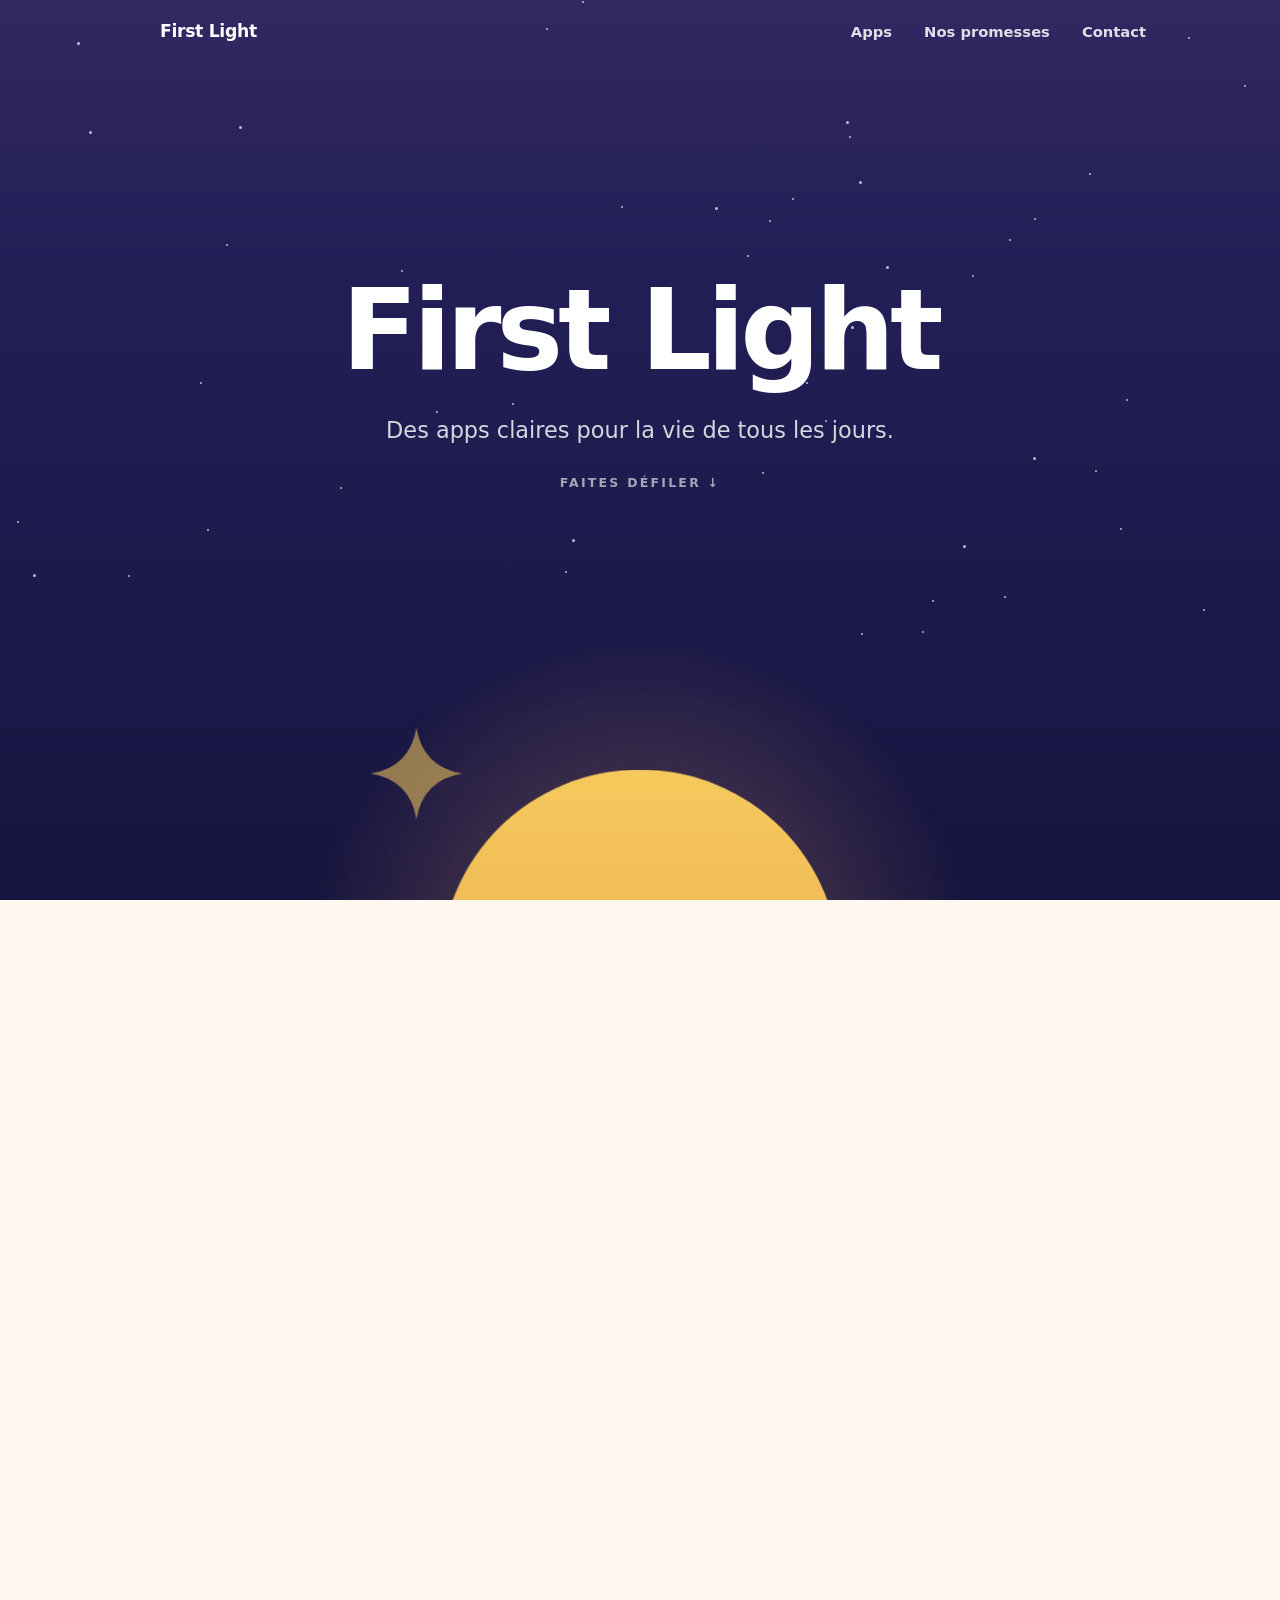
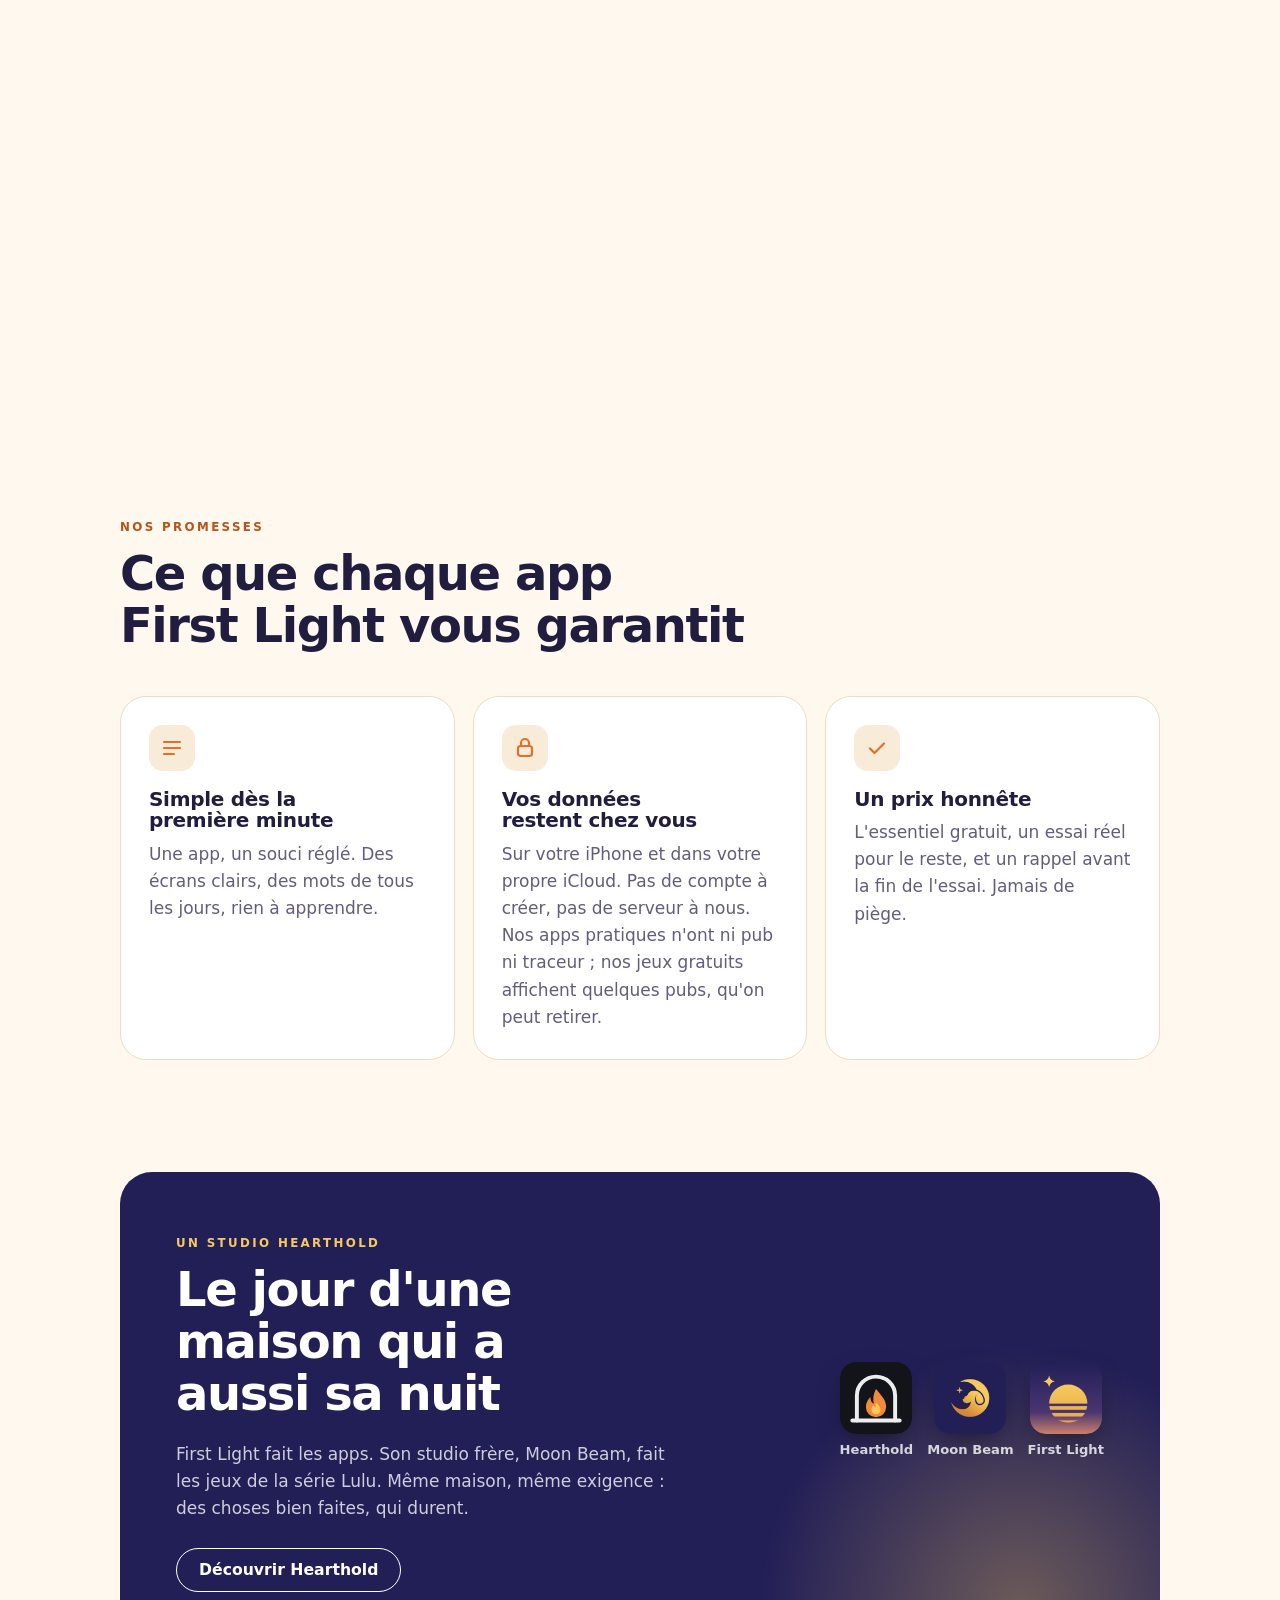
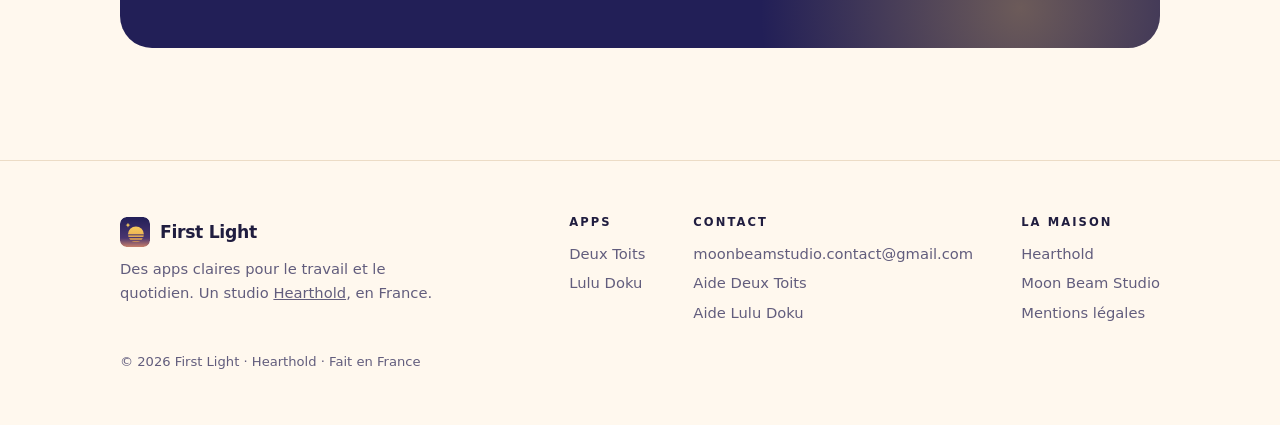
<file: index.html>
<!doctype html>
<html lang="fr">
<head>
<meta charset="utf-8">
<meta name="viewport" content="width=device-width, initial-scale=1, viewport-fit=cover">
<title>First Light · Des apps claires pour le quotidien</title>
<meta name="description" content="First Light conçoit des apps claires et fiables pour le travail et la vie de tous les jours : simples, respectueuses de vos données, au prix honnête. Un studio Hearthold.">
<meta property="og:title" content="First Light">
<meta property="og:description" content="Des apps claires pour le travail et le quotidien.">
<meta property="og:image" content="https://firstlight-studio.github.io/img/og.png">
<link rel="icon" href="img/first-light.svg?v=1" type="image/svg+xml">
<link rel="apple-touch-icon" href="img/apple-touch-icon.png?v=1">
<link rel="stylesheet" href="style.css?v=3">
<script src="js/site.js?v=3"></script>
<script src="js/scene.js?v=2" defer></script>
<script src="js/home.js?v=2" defer></script>
</head>
<body>
<header class="nav dark"></header>
<main>
<section class="dawn" aria-label="First Light">
  <div class="pin">
    <div class="sky"></div>
    <div class="stars" aria-hidden="true"></div>
    <div class="glow" aria-hidden="true"></div>
    <div class="mstar" aria-hidden="true"><svg viewBox="0 0 100 100"><path d="M50 0Q57 43 100 50Q57 57 50 100Q43 57 0 50Q43 43 50 0Z" fill="#f6ca5d"/></svg></div>
    <div class="disc" aria-hidden="true"><svg viewBox="0 0 200 200"><defs><linearGradient id="dg" x1="0" y1="0" x2="0" y2="1"><stop offset="0" stop-color="#f6ca5d"/><stop offset="1" stop-color="#eeb755"/></linearGradient></defs><path d="M0 100A100 100 0 0 1 200 100Z" fill="url(#dg)"/></svg></div>
    <div class="band"><a class="card-in go" href="deux-toits.html"><img src="img/deux-toits-icon.png" alt="" width="58" height="58"><span><b>Deux Toits</b><small>La garde alternée, sereine</small></span><em>Bientôt · App Store</em></a></div>
    <div class="band"><div class="card-in"><i class="ph" aria-hidden="true">✦</i><span><b>La prochaine app</b><small>Pour les indépendants</small></span><em>En préparation</em></div></div>
    <div class="band"><a class="card-in go" href="lulu-doku.html"><img src="img/lulu-doku-icon.png" alt="" width="58" height="58"><span><b>Lulu Doku</b><small>Le casse-tête du matin</small></span><em>Bientôt · App Store</em></a></div>
    <div class="caps">
      <div class="cap c0"><h1>First Light</h1><p>Des apps claires pour la vie de tous les jours.</p><div class="hint" aria-hidden="true">Faites défiler ↓</div></div>
      <div class="cap c1" aria-hidden="true"><p>Chaque app part d'un vrai souci du quotidien.</p></div>
      <div class="cap c2" aria-hidden="true"><p>Et le règle simplement. Sans compte, et sans jamais vous piéger.</p></div>
      <div class="cap c3"><span class="eyebrow">Nos apps</span><h2 class="h">Des apps claires, pour le travail et le quotidien.</h2></div>
    </div>
  </div>
</section>

<section id="promesses"><div class="wrap">
  <div class="title"><span class="eyebrow">Nos promesses</span><h2>Ce que chaque app First Light vous garantit</h2></div>
  <div class="promises">
    <div class="promise"><div class="ico"><svg viewBox="0 0 24 24" fill="none" stroke="currentColor" stroke-width="2.2" stroke-linecap="round"><path d="M4 12h16M4 6h16M4 18h10"/></svg></div><h3>Simple dès la première minute</h3><p>Une app, un souci réglé. Des écrans clairs, des mots de tous les jours, rien à apprendre.</p></div>
    <div class="promise"><div class="ico"><svg viewBox="0 0 24 24" fill="none" stroke="currentColor" stroke-width="2.2" stroke-linecap="round" stroke-linejoin="round"><rect x="5" y="10" width="14" height="10" rx="2.5"/><path d="M8 10V7a4 4 0 0 1 8 0v3"/></svg></div><h3>Vos données restent chez vous</h3><p>Sur votre iPhone et dans votre propre iCloud. Pas de compte à créer, pas de serveur à nous. Nos apps pratiques n'ont ni pub ni traceur ; nos jeux gratuits affichent quelques pubs, qu'on peut retirer.</p></div>
    <div class="promise"><div class="ico"><svg viewBox="0 0 24 24" fill="none" stroke="currentColor" stroke-width="2.2" stroke-linecap="round" stroke-linejoin="round"><path d="M5 12.5l4.5 4.5L19 7.5"/></svg></div><h3>Un prix honnête</h3><p>L'essentiel gratuit, un essai réel pour le reste, et un rappel avant la fin de l'essai. Jamais de piège.</p></div>
  </div>
</div></section>

<section style="padding-top:0"><div class="wrap">
  <div class="house">
    <div><span class="eyebrow" style="color:var(--gold)">Un studio Hearthold</span><h2>Le jour d'une maison qui a aussi sa nuit</h2><p>First Light fait les apps. Son studio frère, Moon Beam, fait les jeux de la série Lulu. Même maison, même exigence : des choses bien faites, qui durent.</p><div class="btns"><a class="btn" href="https://hearthold-studio.github.io/">Découvrir Hearthold</a></div></div>
    <div class="family"><a href="https://hearthold-studio.github.io/"><img src="img/hearthold.svg" alt="">Hearthold</a><a href="https://moonbeamstudio.github.io/"><img src="img/moonbeam-logo.png" alt="">Moon Beam</a><a href="./"><img src="img/first-light.svg" alt="">First Light</a></div>
  </div>
</div></section>
</main>
<footer></footer>
</body>
</html>
</file>
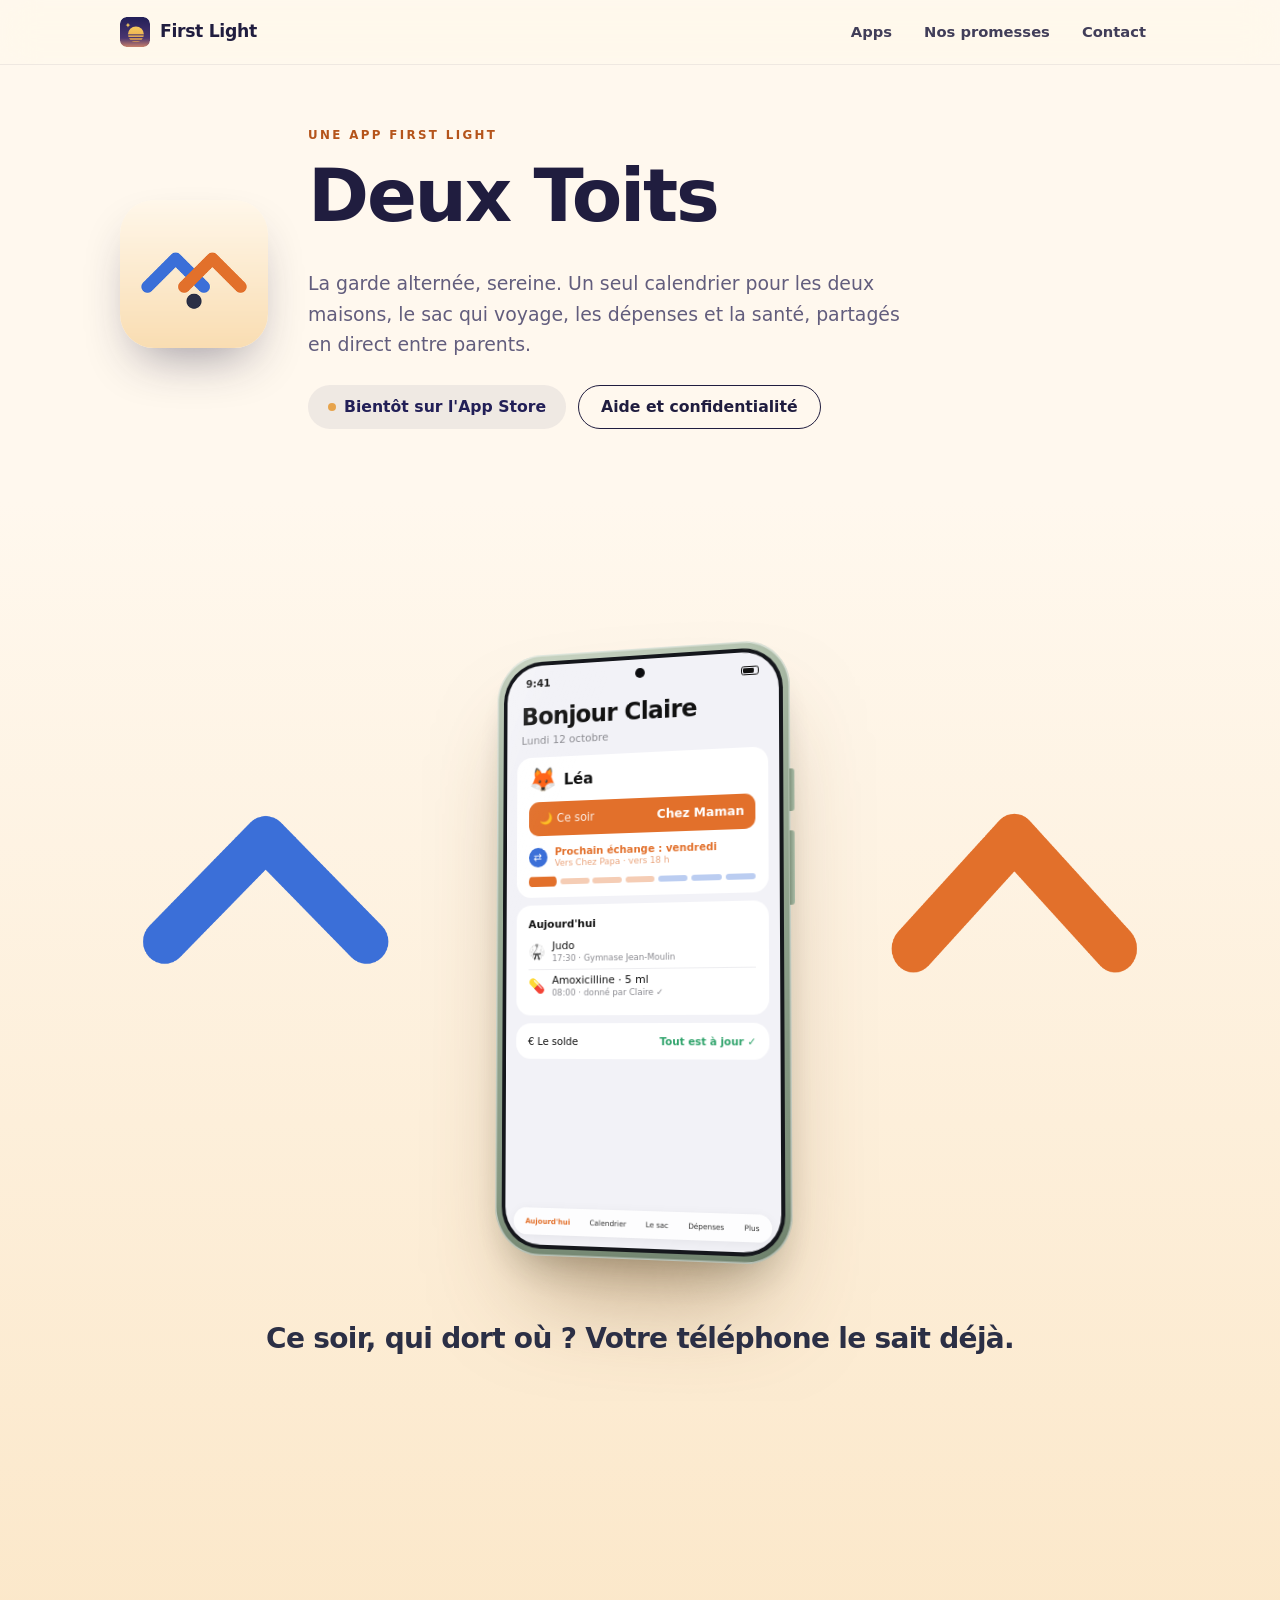
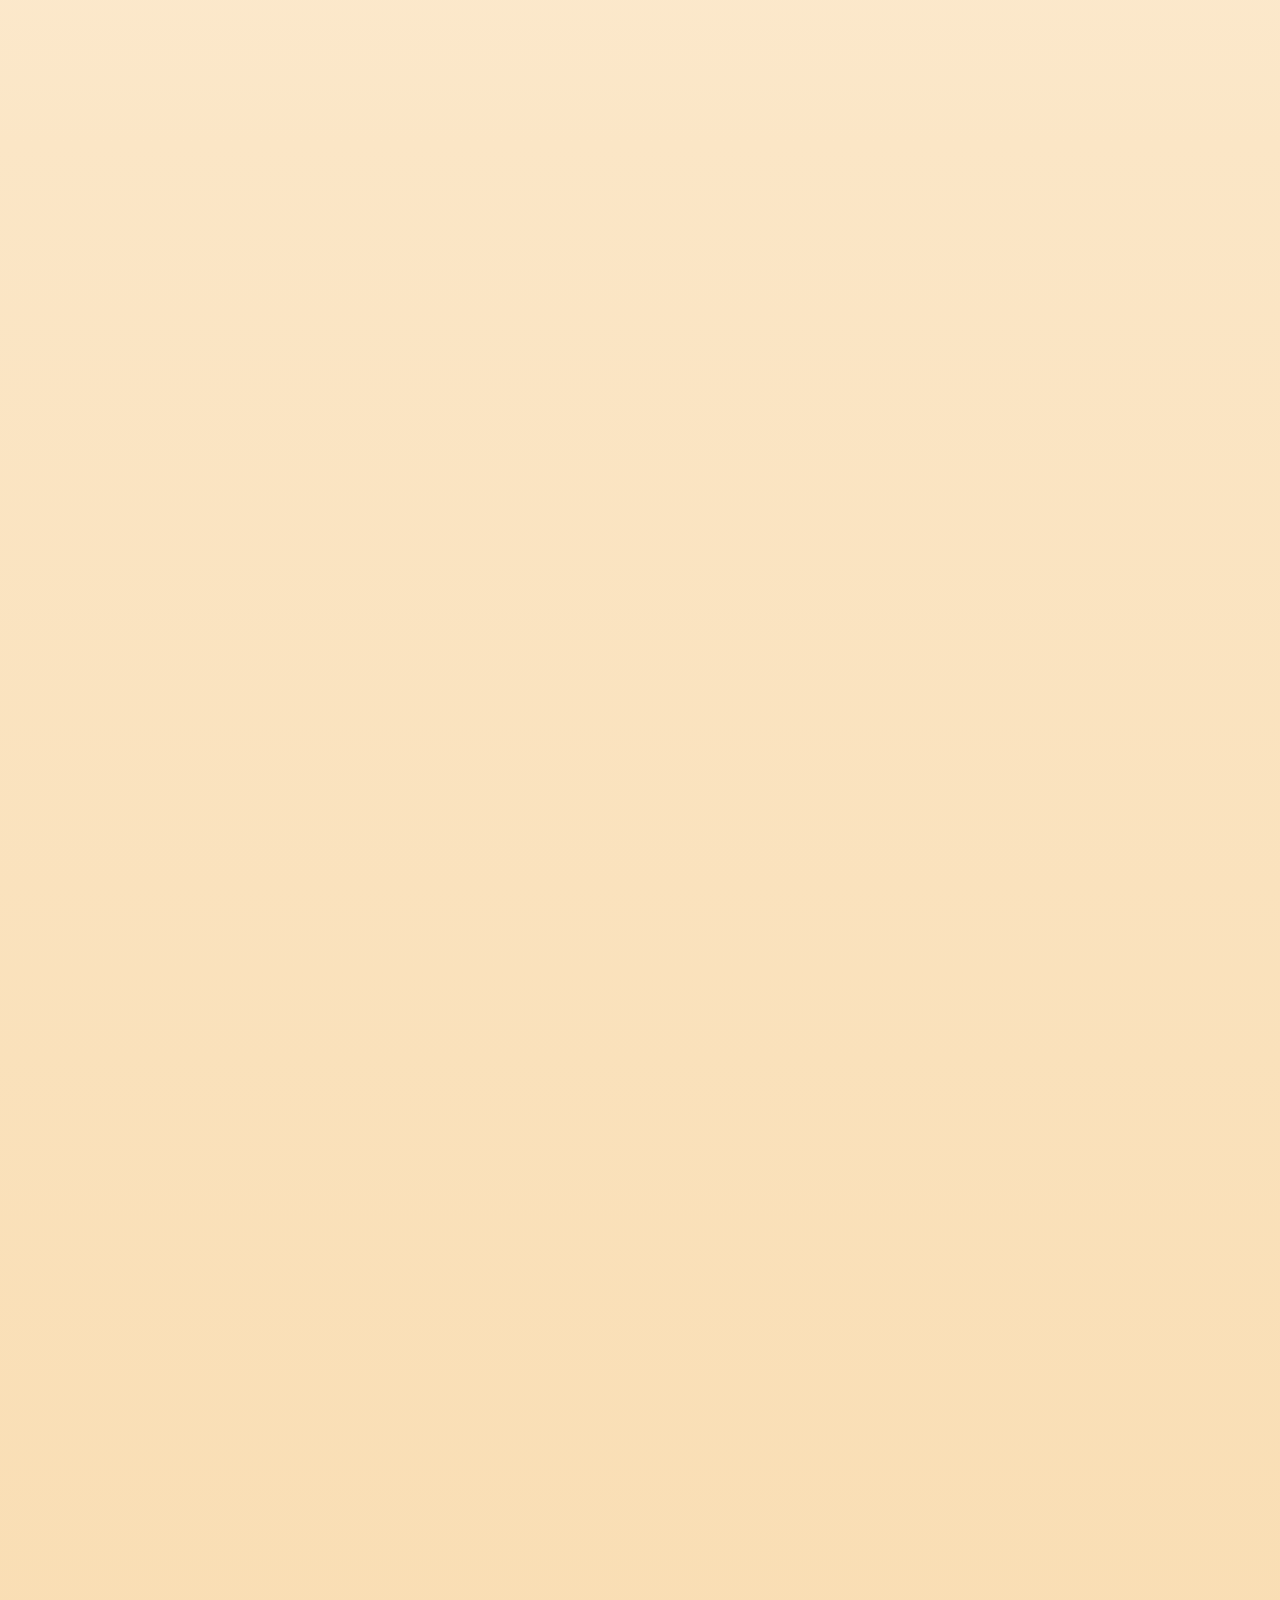
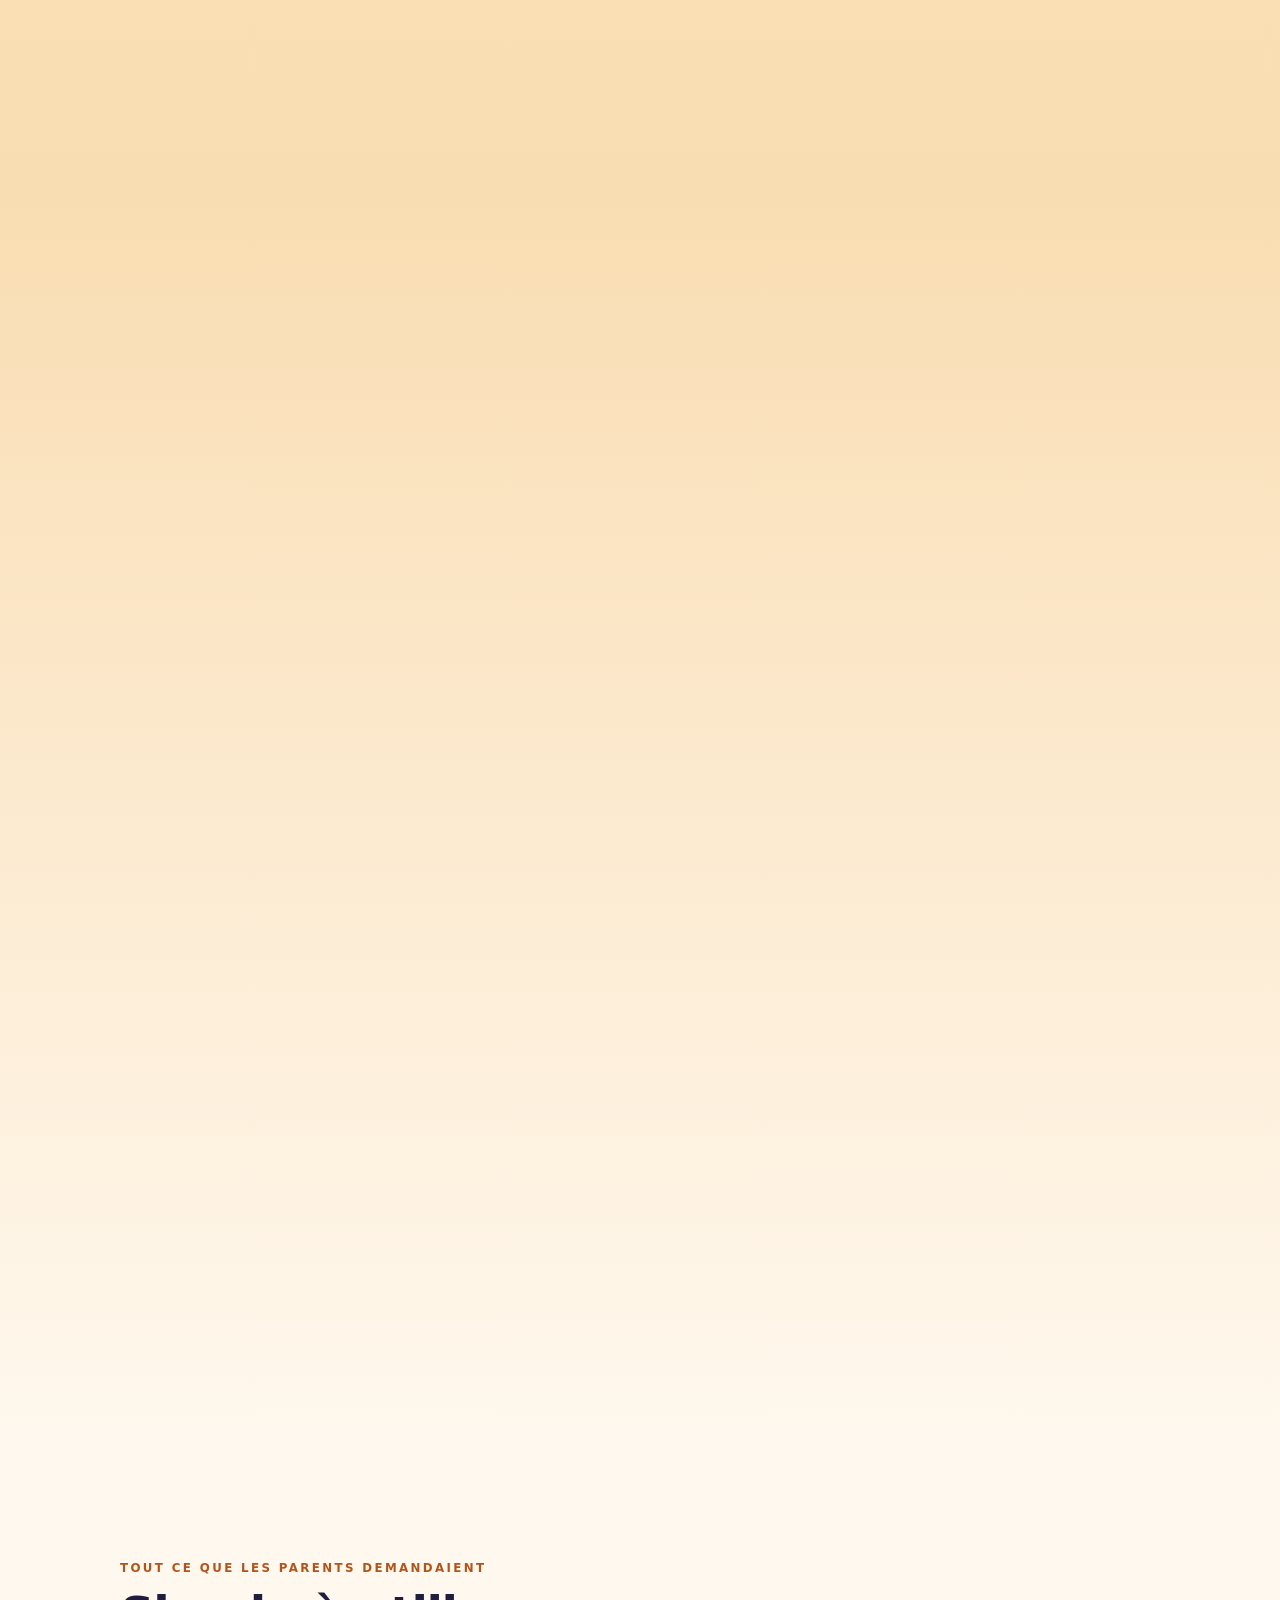
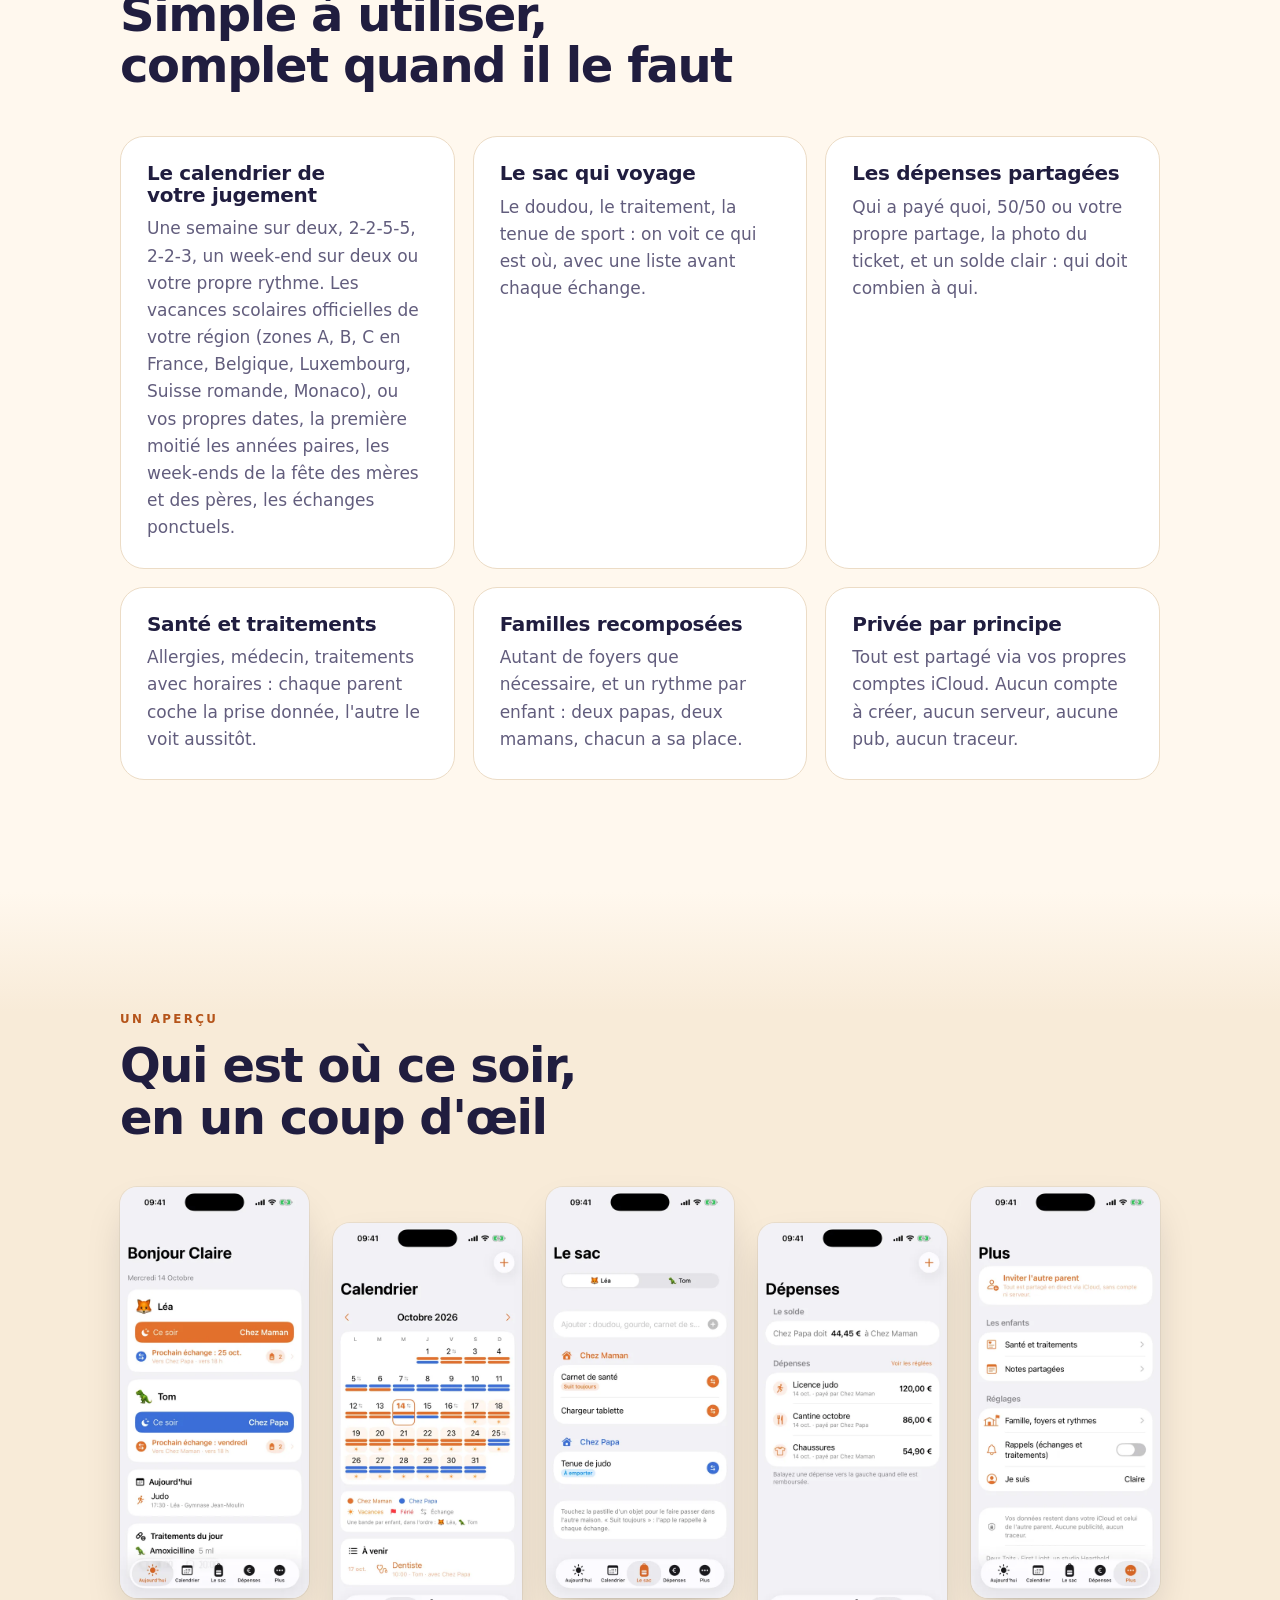
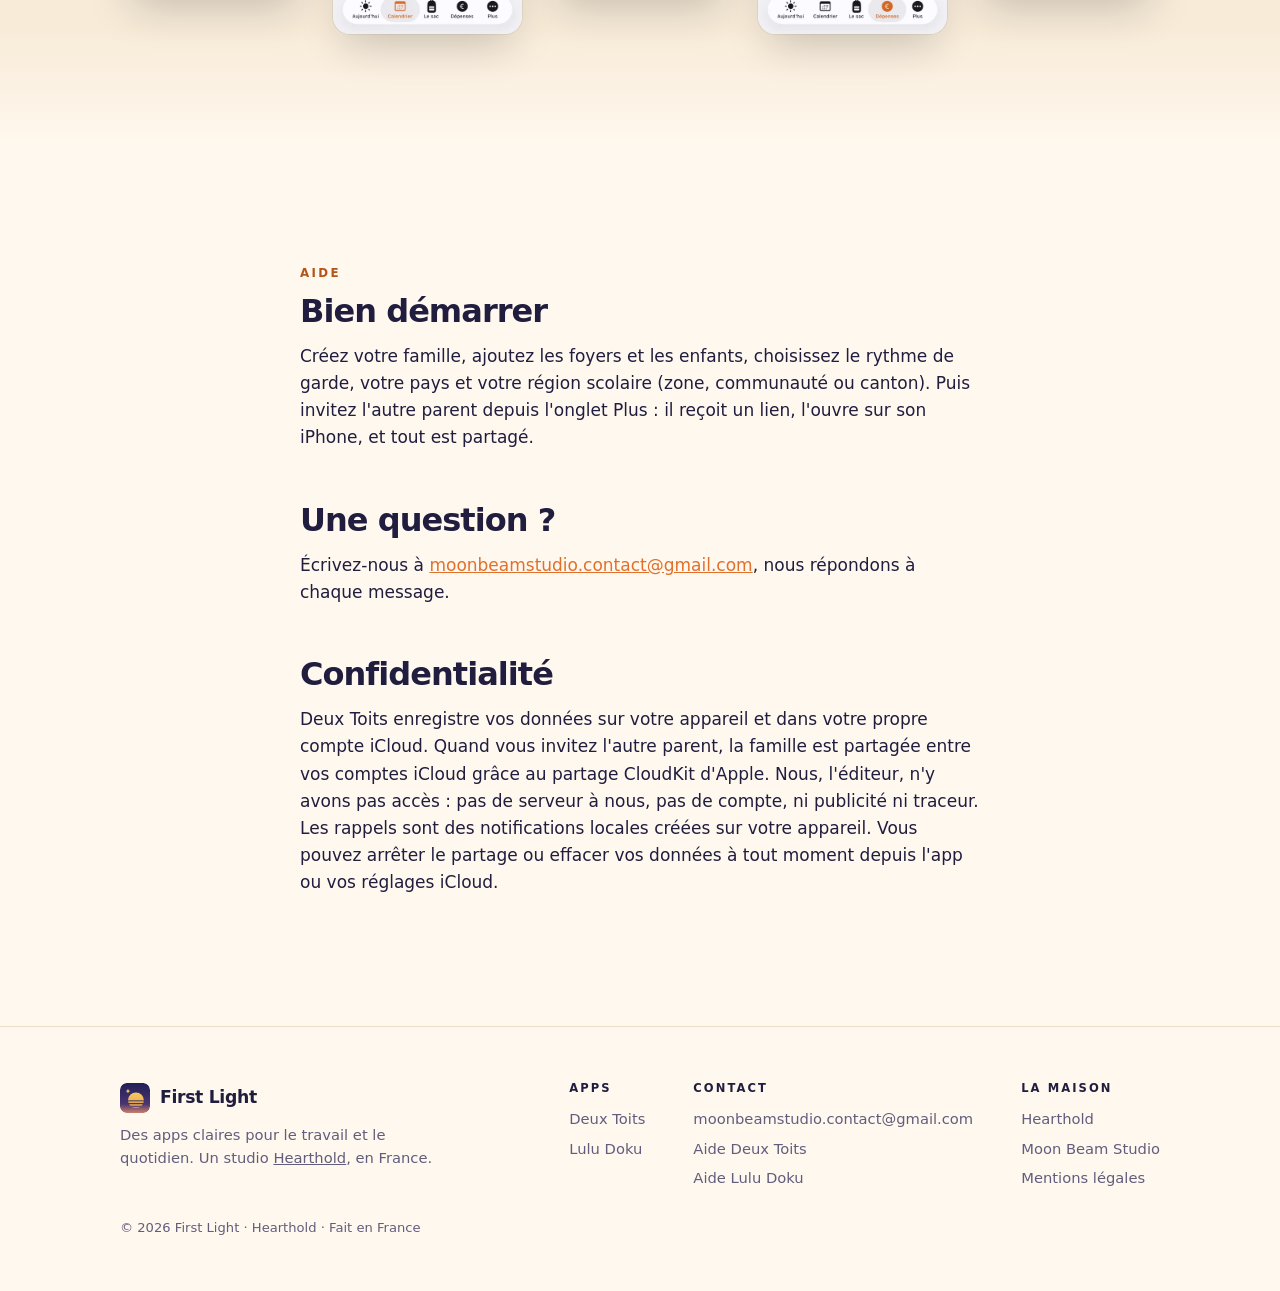
<file: deux-toits.html>
<!doctype html>
<html lang="fr">
<head>
<meta charset="utf-8">
<meta name="viewport" content="width=device-width, initial-scale=1, viewport-fit=cover">
<title>Deux Toits · First Light</title>
<meta name="description" content="Deux Toits, l'app de la garde alternée : un seul calendrier calculé d'après votre jugement et les vacances scolaires, le sac qui voyage, les dépenses et la santé, partagés entre les deux foyers via iCloud.">
<meta property="og:title" content="Deux Toits · First Light">
<meta property="og:description" content="La garde alternée, sereine.">
<meta property="og:image" content="https://firstlight-studio.github.io/img/og.png">
<link rel="icon" href="img/first-light.svg?v=1" type="image/svg+xml">
<link rel="apple-touch-icon" href="img/apple-touch-icon.png?v=1">
<link rel="stylesheet" href="style.css?v=3">
<script src="js/site.js?v=3"></script>
<script src="js/scene.js?v=2" defer></script>
<script src="js/deux-toits.js?v=2" defer></script>
</head>
<body>
<header class="nav"></header>
<main>
<div class="wrap app-hero">
  <img src="img/deux-toits-icon.png" alt="Deux Toits" width="148" height="148">
  <div>
    <span class="eyebrow">Une app First Light</span>
    <h1>Deux Toits</h1>
    <p class="lead">La garde alternée, sereine. Un seul calendrier pour les deux maisons, le sac qui voyage, les dépenses et la santé, partagés en direct entre parents.</p>
    <div class="btns"><span class="pill">Bientôt sur l'App Store</span><a class="btn" href="#aide">Aide et confidentialité</a></div>
  </div>
</div>

<section class="dts" aria-label="Deux Toits">
  <div class="pin">
    <div class="dts-l dts-glow o" aria-hidden="true"></div>
    <div class="dts-l dts-glow b" aria-hidden="true"></div>
    <div class="dts-l dts-roof b" aria-hidden="true"><svg viewBox="-.5 -.5 1 1"><path d="M-.5 .25L0 -.25L.5 .25"/></svg></div>
    <div class="dts-l dts-roof o" aria-hidden="true"><svg viewBox="-.5 -.5 1 1"><path d="M-.5 .25L0 -.25L.5 .25"/></svg></div>
    <div class="dts-phone">
      <div class="dts-body"></div><i class="dts-key a"></i><i class="dts-key b"></i>
      <div class="dts-screen" aria-hidden="true">
        <div class="dts-status"><b>9:41</b><span></span></div>
        <div class="dts-title">Bonjour Claire</div>
        <div class="dts-date">Lundi 12 octobre</div>
        <div class="dts-kid">
          <div class="dts-who"><span>🦊</span><b>Léa</b></div>
          <div class="dts-band"><span>🌙 Ce soir</span><b class="m">Chez Maman</b><b class="p">Chez Papa</b></div>
          <div class="dts-next"><i>⇄</i><span><b class="m">Prochain échange : vendredi</b><b class="p">Prochain échange : lundi</b><small class="m">Vers Chez Papa · vers 18 h</small><small class="p">Vers Chez Maman · à l'école</small></span></div>
          <div class="dts-week"><i class="m"></i><i class="m"></i><i class="m"></i><i class="m"></i><i class="p"></i><i class="p"></i><i class="p"></i></div>
        </div>
        <div class="dts-swap">
          <div class="dts-today">
            <div>Aujourd'hui</div>
            <p><i>🥋</i><span>Judo<small>17:30 · Gymnase Jean-Moulin</small></span></p>
            <p><i>💊</i><span>Amoxicilline · 5 ml<small>08:00 · donné par Claire ✓</small></span></p>
          </div>
          <div class="dts-bag">
            <div>🎒 Le sac pour Chez Papa</div>
            <ul><li><span></span>Doudou lapin</li><li><span></span>Carnet de santé</li><li><span></span>Tenue de judo</li></ul>
          </div>
        </div>
        <div class="dts-sum"><span>€ Le solde</span><b>Tout est à jour ✓</b></div>
        <div class="dts-tabs"><b>Aujourd'hui</b><span>Calendrier</span><span>Le sac</span><span>Dépenses</span><span>Plus</span></div>
      </div>
    </div>
    <svg class="dts-svg" aria-hidden="true"><defs><linearGradient id="dtsTrail" gradientUnits="userSpaceOnUse"><stop offset="0" stop-color="#e2702b"/><stop offset="1" stop-color="#3b6fd8"/></linearGradient></defs><path class="dts-trail"/></svg>
    <div class="dts-l dts-dot" aria-hidden="true"></div>
    <div class="dts-caps">
      <p>Ce soir, qui dort où ? Votre téléphone le sait déjà.</p>
      <p>La veille, le sac est prêt. Rien n'est oublié.</p>
      <p>Vendredi soir, chez Papa. Les deux parents le voient, en direct.</p>
      <p class="big">Deux toits. Un seul calendrier.</p>
    </div>
  </div>
</section>

<section><div class="wrap">
  <div class="title"><span class="eyebrow">Tout ce que les parents demandaient</span><h2>Simple à utiliser, complet quand il le faut</h2></div>
  <div class="grid"><div class="card"><h3>Le calendrier de votre jugement</h3><p class="muted">Une semaine sur deux, 2-2-5-5, 2-2-3, un week-end sur deux ou votre propre rythme. Les vacances scolaires officielles de votre région (zones A, B, C en France, Belgique, Luxembourg, Suisse romande, Monaco), ou vos propres dates, la première moitié les années paires, les week-ends de la fête des mères et des pères, les échanges ponctuels.</p></div><div class="card"><h3>Le sac qui voyage</h3><p class="muted">Le doudou, le traitement, la tenue de sport : on voit ce qui est où, avec une liste avant chaque échange.</p></div><div class="card"><h3>Les dépenses partagées</h3><p class="muted">Qui a payé quoi, 50/50 ou votre propre partage, la photo du ticket, et un solde clair : qui doit combien à qui.</p></div><div class="card"><h3>Santé et traitements</h3><p class="muted">Allergies, médecin, traitements avec horaires : chaque parent coche la prise donnée, l'autre le voit aussitôt.</p></div><div class="card"><h3>Familles recomposées</h3><p class="muted">Autant de foyers que nécessaire, et un rythme par enfant : deux papas, deux mamans, chacun a sa place.</p></div><div class="card"><h3>Privée par principe</h3><p class="muted">Tout est partagé via vos propres comptes iCloud. Aucun compte à créer, aucun serveur, aucune pub, aucun traceur.</p></div></div>
</div></section>

<section class="alt"><div class="wrap">
  <div class="title"><span class="eyebrow">Un aperçu</span><h2>Qui est où ce soir, en un coup d'œil</h2></div>
  <div class="shots"><img src="img/deux-toits-1.webp" alt="" width="480" height="1044" loading="lazy"><img src="img/deux-toits-2.webp" alt="" width="480" height="1044" loading="lazy"><img src="img/deux-toits-3.webp" alt="" width="480" height="1044" loading="lazy"><img src="img/deux-toits-4.webp" alt="" width="480" height="1044" loading="lazy"><img src="img/deux-toits-5.webp" alt="" width="480" height="1044" loading="lazy"></div>
</div></section>

<section id="aide"><div class="wrap prose">
  <span class="eyebrow">Aide</span>
  <h2>Bien démarrer</h2>
  <p>Créez votre famille, ajoutez les foyers et les enfants, choisissez le rythme de garde, votre pays et votre région scolaire (zone, communauté ou canton). Puis invitez l'autre parent depuis l'onglet Plus : il reçoit un lien, l'ouvre sur son iPhone, et tout est partagé.</p>
  <h2>Une question ?</h2>
  <p>Écrivez-nous à <a href="mailto:moonbeamstudio.contact@gmail.com?subject=Deux%20Toits">moonbeamstudio.contact@gmail.com</a>, nous répondons à chaque message.</p>
  <h2 id="confidentialite">Confidentialité</h2>
  <p>Deux Toits enregistre vos données sur votre appareil et dans votre propre compte iCloud. Quand vous invitez l'autre parent, la famille est partagée entre vos comptes iCloud grâce au partage CloudKit d'Apple. Nous, l'éditeur, n'y avons pas accès : pas de serveur à nous, pas de compte, ni publicité ni traceur. Les rappels sont des notifications locales créées sur votre appareil. Vous pouvez arrêter le partage ou effacer vos données à tout moment depuis l'app ou vos réglages iCloud.</p>
</div></section>
</main>
<footer></footer>
</body>
</html>
</file>
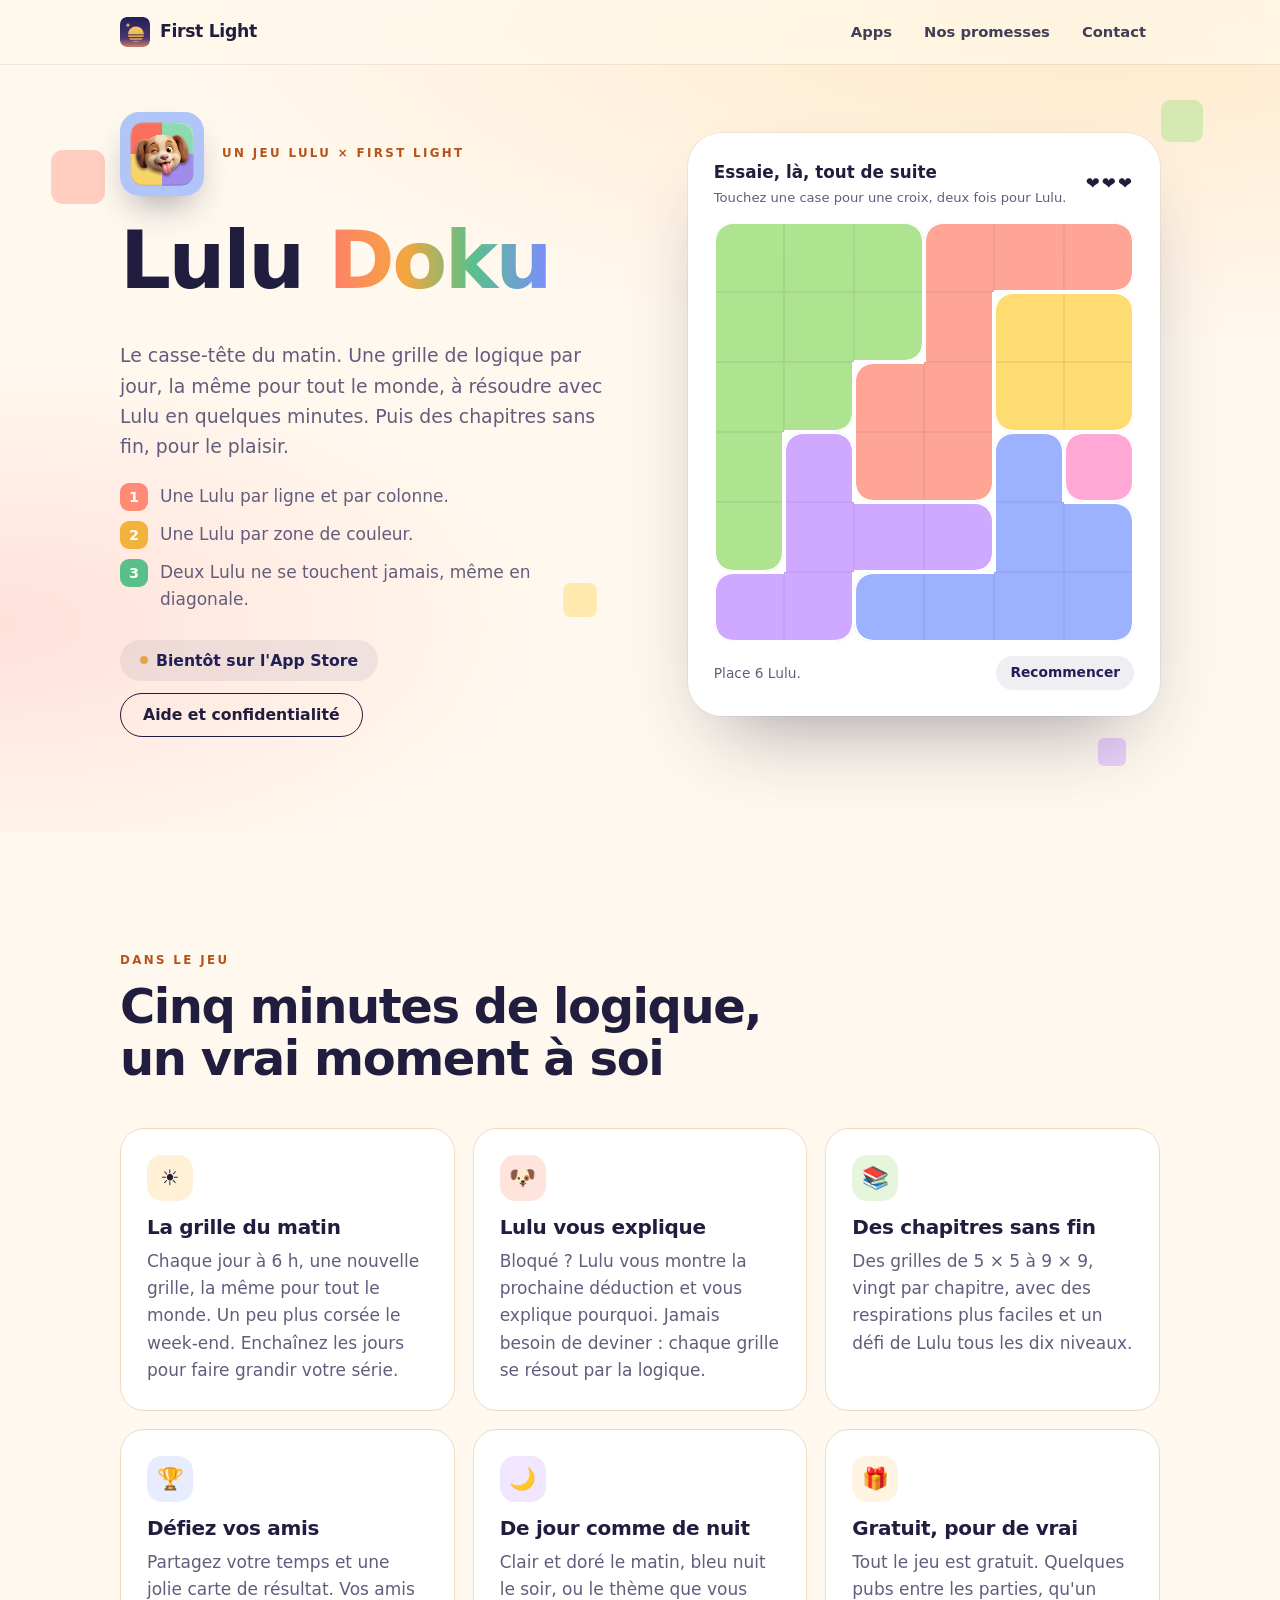
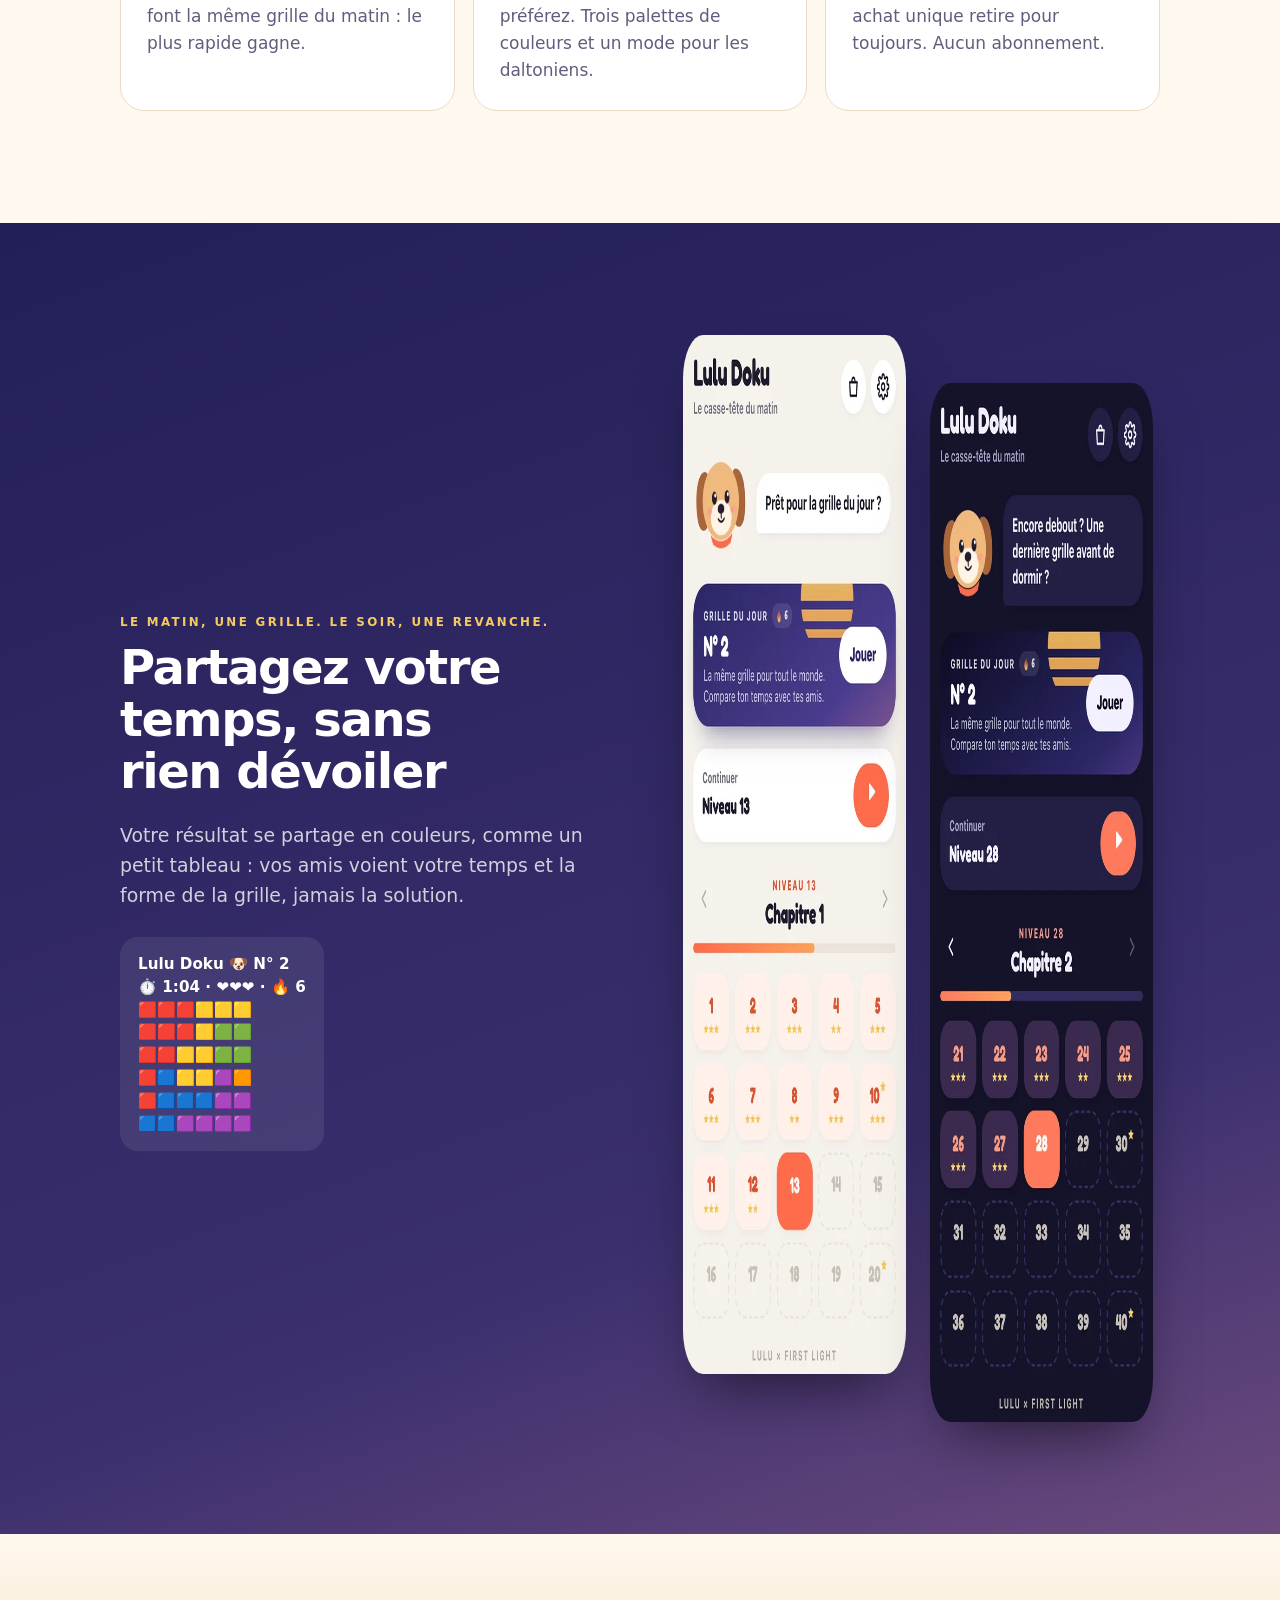
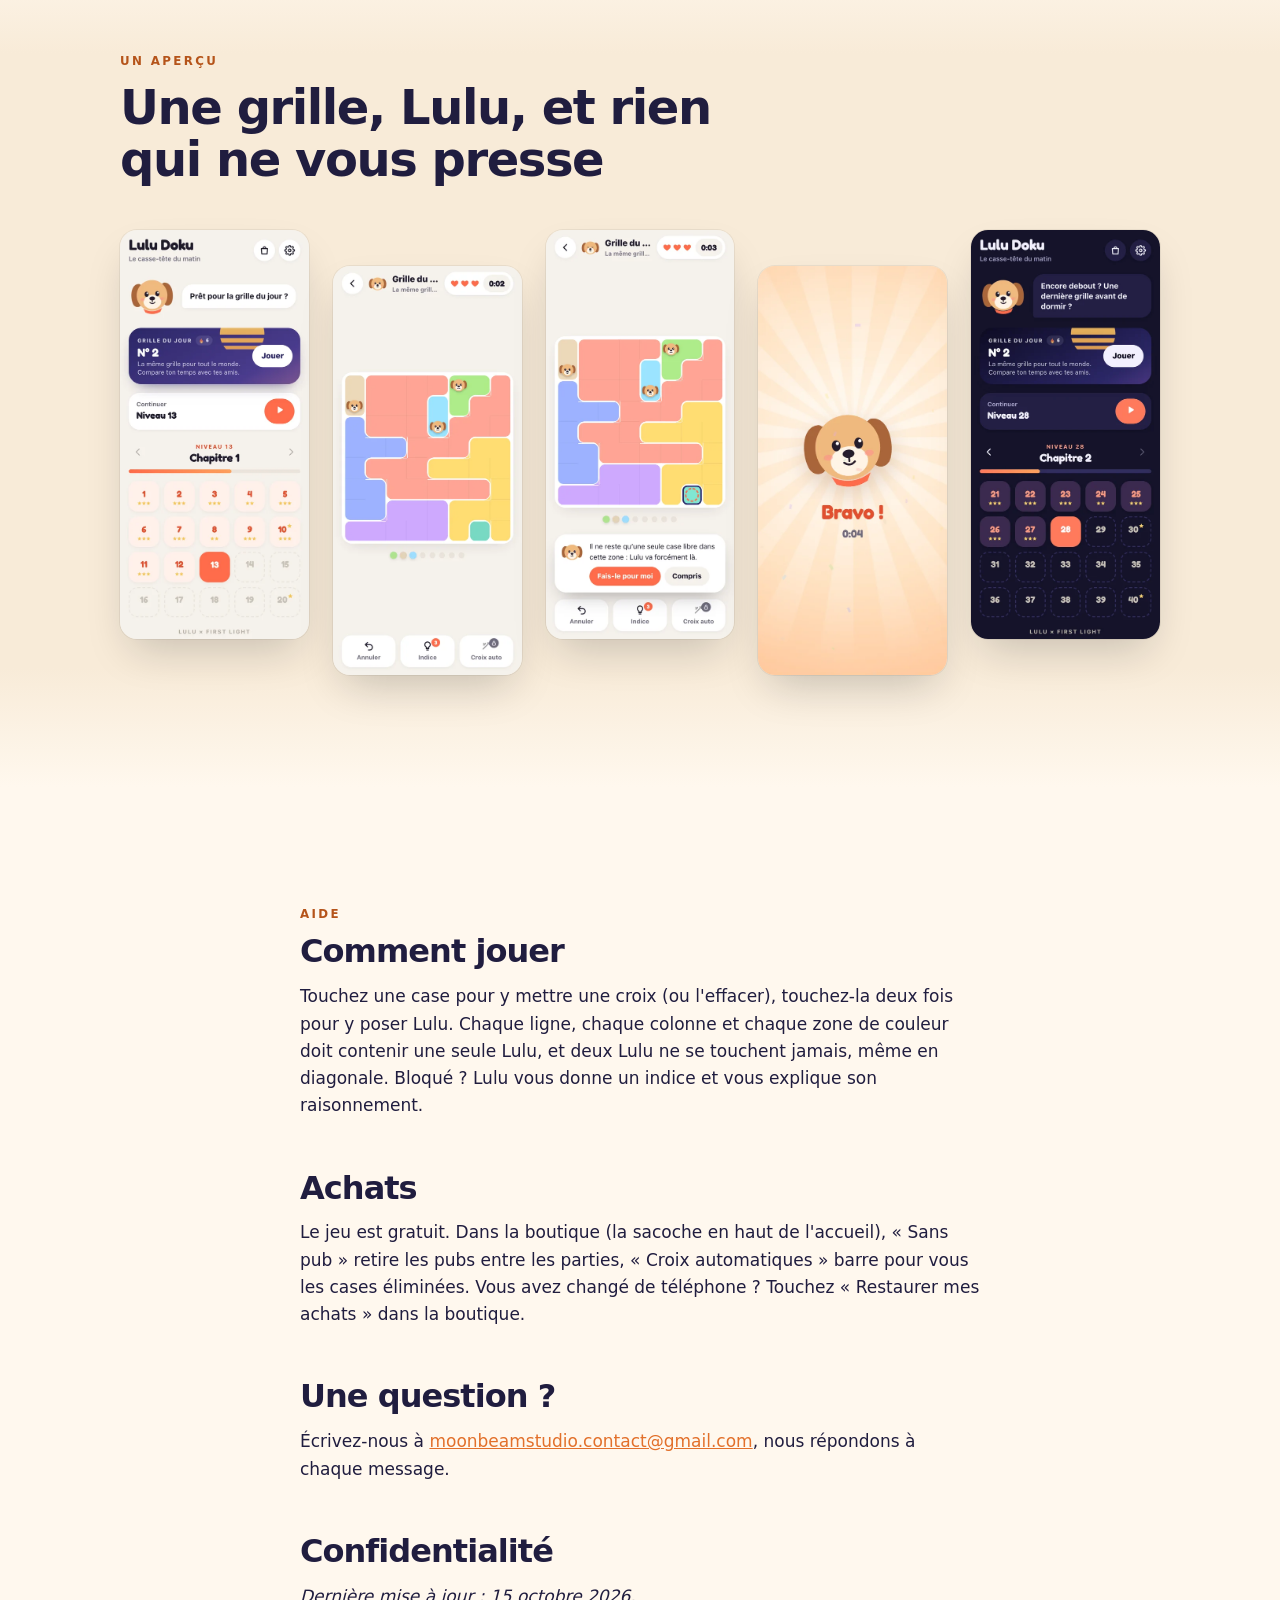
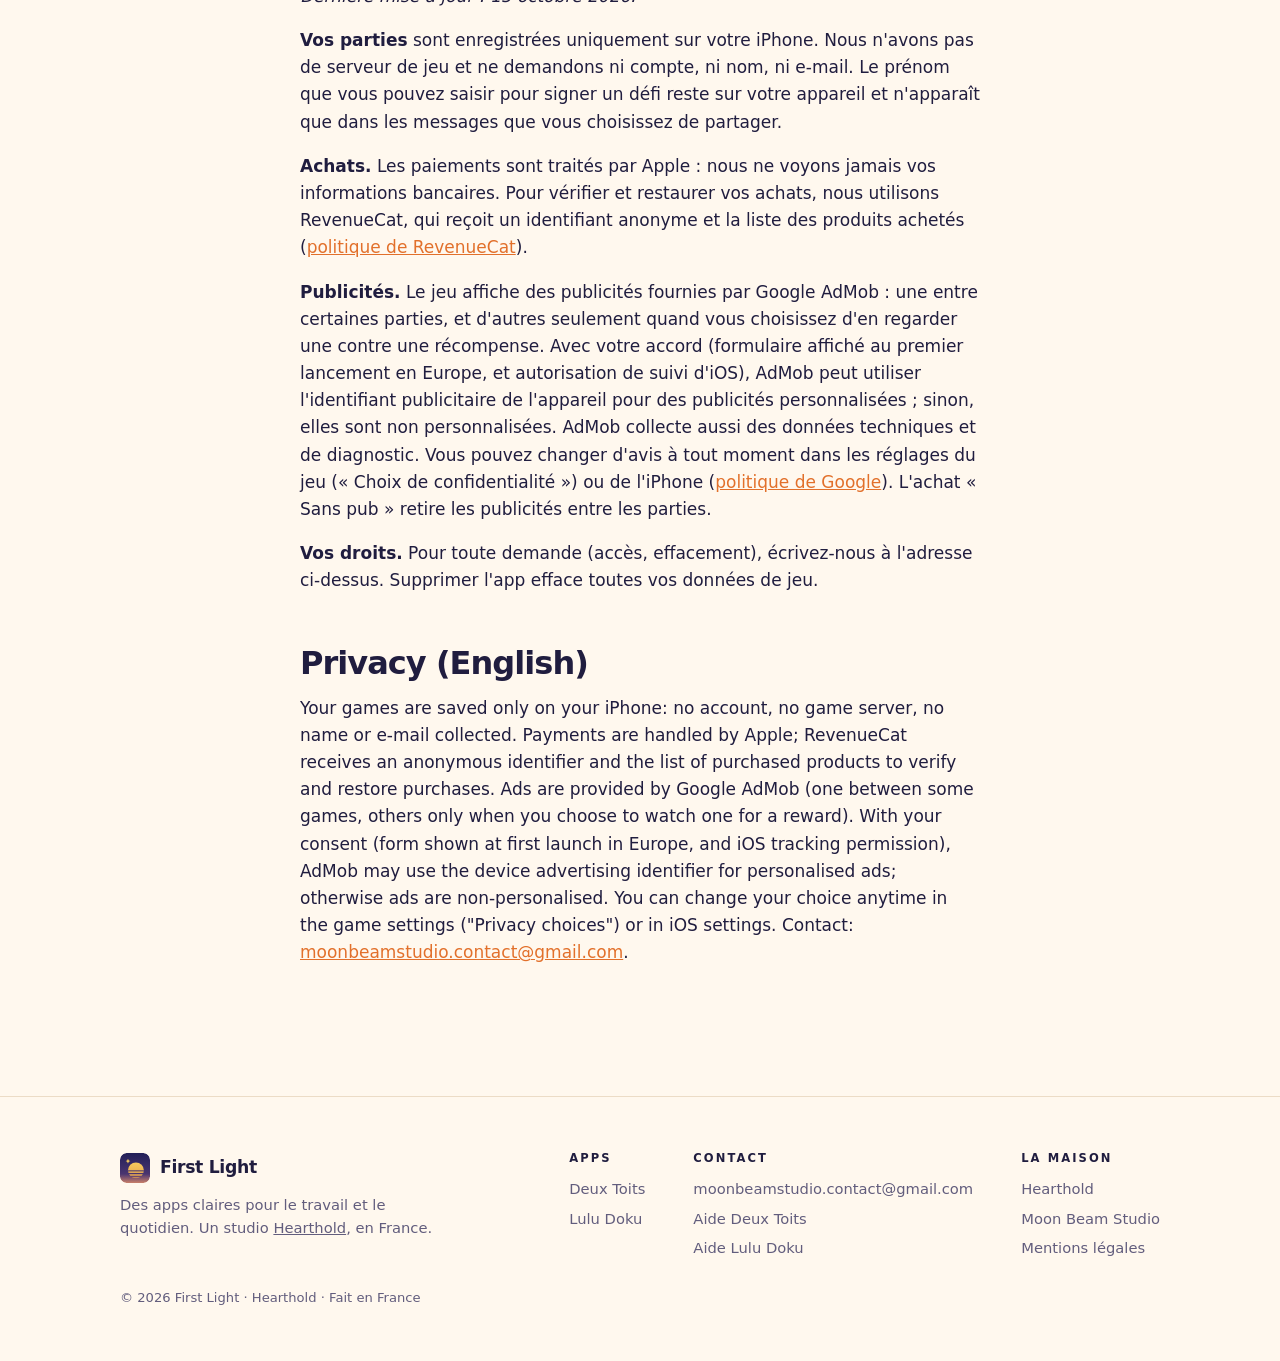
<file: lulu-doku.html>
<!doctype html>
<html lang="fr">
<head>
<meta charset="utf-8">
<meta name="viewport" content="width=device-width, initial-scale=1, viewport-fit=cover">
<title>Lulu Doku · First Light</title>
<meta name="description" content="Lulu Doku, le casse-tête du matin : une grille de logique par jour, la même pour tout le monde, et des chapitres sans fin avec Lulu.">
<meta property="og:title" content="Lulu Doku · First Light">
<meta property="og:description" content="Le casse-tête du matin.">
<meta property="og:image" content="https://firstlight-studio.github.io/img/og.png">
<link rel="icon" href="img/first-light.svg?v=1" type="image/svg+xml">
<link rel="apple-touch-icon" href="img/apple-touch-icon.png?v=1">
<link rel="stylesheet" href="style.css?v=4">
<script src="js/site.js?v=3"></script>
<script src="js/lulu-doku.js?v=1" defer></script>
</head>
<body>
<header class="nav"></header>
<main class="ld">
<section class="ld-hero" aria-label="Lulu Doku">
  <i class="ld-tile" style="width:54px;height:54px;background:#ffa595;top:18%;left:4%" aria-hidden="true"></i>
  <i class="ld-tile" style="width:34px;height:34px;background:#ffdc72;top:70%;left:44%;animation-delay:-3s" aria-hidden="true"></i>
  <i class="ld-tile" style="width:42px;height:42px;background:#aee38f;top:12%;right:6%;animation-delay:-5s" aria-hidden="true"></i>
  <i class="ld-tile" style="width:28px;height:28px;background:#cfa9ff;bottom:8%;right:12%;animation-delay:-7s" aria-hidden="true"></i>
  <div class="wrap">
    <div>
      <div class="ld-id"><img src="img/lulu-doku-icon.png" alt="" width="84" height="84"><span class="eyebrow">Un jeu Lulu × First Light</span></div>
      <h1>Lulu <span>Doku</span></h1>
      <p class="lead">Le casse-tête du matin. Une grille de logique par jour, la même pour tout le monde, à résoudre avec Lulu en quelques minutes. Puis des chapitres sans fin, pour le plaisir.</p>
      <ul class="ld-rules">
        <li><b>1</b><span>Une Lulu par ligne et par colonne.</span></li>
        <li><b>2</b><span>Une Lulu par zone de couleur.</span></li>
        <li><b>3</b><span>Deux Lulu ne se touchent jamais, même en diagonale.</span></li>
      </ul>
      <div class="btns"><span class="pill">Bientôt sur l'App Store</span><a class="btn" href="#aide">Aide et confidentialité</a></div>
    </div>
    <div class="ld-play" id="jouer">
      <div class="ld-play-head"><div><b>Essaie, là, tout de suite</b><small>Touchez une case pour une croix, deux fois pour Lulu.</small></div><span class="ld-hearts" aria-label="Trois cœurs">❤️❤️❤️</span></div>
      <div class="ld-board" role="grid" aria-label="Grille de démonstration, 6 cases sur 6"></div>
      <div class="ld-help"><span class="ld-msg" aria-live="polite">Place 6 Lulu.</span><button type="button" class="ld-reset">Recommencer</button></div>
      <div class="ld-win" aria-live="polite"><span class="ld-win-lulu"></span><b>Bravo !</b><p>Tu as tout compris. Dans l'app, une nouvelle grille t'attend chaque matin à 6 h.</p><button type="button" class="btn solid ld-reset">Rejouer</button></div>
    </div>
  </div>
</section>

<section class="ld-feats"><div class="wrap">
  <div class="title"><span class="eyebrow">Dans le jeu</span><h2>Cinq minutes de logique, un vrai moment à soi</h2></div>
  <div class="grid">
    <div class="card"><i style="background:#fff0d6">☀️</i><h3>La grille du matin</h3><p class="muted">Chaque jour à 6 h, une nouvelle grille, la même pour tout le monde. Un peu plus corsée le week-end. Enchaînez les jours pour faire grandir votre série.</p></div>
    <div class="card"><i style="background:#ffe4de">🐶</i><h3>Lulu vous explique</h3><p class="muted">Bloqué ? Lulu vous montre la prochaine déduction et vous explique pourquoi. Jamais besoin de deviner : chaque grille se résout par la logique.</p></div>
    <div class="card"><i style="background:#e6f6dc">📚</i><h3>Des chapitres sans fin</h3><p class="muted">Des grilles de 5 × 5 à 9 × 9, vingt par chapitre, avec des respirations plus faciles et un défi de Lulu tous les dix niveaux.</p></div>
    <div class="card"><i style="background:#e8ecff">🏆</i><h3>Défiez vos amis</h3><p class="muted">Partagez votre temps et une jolie carte de résultat. Vos amis font la même grille du matin : le plus rapide gagne.</p></div>
    <div class="card"><i style="background:#f1e6ff">🌙</i><h3>De jour comme de nuit</h3><p class="muted">Clair et doré le matin, bleu nuit le soir, ou le thème que vous préférez. Trois palettes de couleurs et un mode pour les daltoniens.</p></div>
    <div class="card"><i style="background:#fff3e2">🎁</i><h3>Gratuit, pour de vrai</h3><p class="muted">Tout le jeu est gratuit. Quelques pubs entre les parties, qu'un achat unique retire pour toujours. Aucun abonnement.</p></div>
  </div>
</div></section>

<section class="ld-night"><div class="wrap ld-split">
  <div>
    <span class="eyebrow">Le matin, une grille. Le soir, une revanche.</span>
    <h2>Partagez votre temps, sans rien dévoiler</h2>
    <p class="lead">Votre résultat se partage en couleurs, comme un petit tableau : vos amis voient votre temps et la forme de la grille, jamais la solution.</p>
    <div class="ld-share" aria-label="Exemple de partage">Lulu Doku 🐶 N° 2
⏱️ 1:04 · ❤️❤️❤️ · 🔥 6
🟥🟥🟥🟨🟨🟨
🟥🟥🟥🟨🟩🟩
🟥🟥🟨🟨🟩🟩
🟥🟦🟨🟨🟪🟧
🟥🟦🟦🟦🟪🟪
🟦🟦🟪🟪🟪🟪</div>
  </div>
  <div class="ld-phones"><img src="img/lulu-doku-1.webp" alt="L'accueil de Lulu Doku, de jour" width="480" height="1039" loading="lazy"><img src="img/lulu-doku-5.webp" alt="L'accueil de Lulu Doku, de nuit" width="480" height="1039" loading="lazy"></div>
</div></section>

<section class="alt"><div class="wrap">
  <div class="title"><span class="eyebrow">Un aperçu</span><h2>Une grille, Lulu, et rien qui ne vous presse</h2></div>
  <div class="shots"><img src="img/lulu-doku-1.webp" alt="" width="480" height="1039" loading="lazy"><img src="img/lulu-doku-2.webp" alt="" width="480" height="1039" loading="lazy"><img src="img/lulu-doku-3.webp" alt="" width="480" height="1039" loading="lazy"><img src="img/lulu-doku-4.webp" alt="" width="480" height="1039" loading="lazy"><img src="img/lulu-doku-5.webp" alt="" width="480" height="1039" loading="lazy"></div>
</div></section>

<section id="aide"><div class="wrap prose">
  <span class="eyebrow">Aide</span>
  <h2>Comment jouer</h2>
  <p>Touchez une case pour y mettre une croix (ou l'effacer), touchez-la deux fois pour y poser Lulu. Chaque ligne, chaque colonne et chaque zone de couleur doit contenir une seule Lulu, et deux Lulu ne se touchent jamais, même en diagonale. Bloqué ? Lulu vous donne un indice et vous explique son raisonnement.</p>
  <h2>Achats</h2>
  <p>Le jeu est gratuit. Dans la boutique (la sacoche en haut de l'accueil), « Sans pub » retire les pubs entre les parties, « Croix automatiques » barre pour vous les cases éliminées. Vous avez changé de téléphone ? Touchez « Restaurer mes achats » dans la boutique.</p>
  <h2>Une question ?</h2>
  <p>Écrivez-nous à <a href="mailto:moonbeamstudio.contact@gmail.com?subject=Lulu%20Doku">moonbeamstudio.contact@gmail.com</a>, nous répondons à chaque message.</p>

  <h2 id="confidentialite">Confidentialité</h2>
  <p><i>Dernière mise à jour : 15 octobre 2026.</i></p>
  <p><b>Vos parties</b> sont enregistrées uniquement sur votre iPhone. Nous n'avons pas de serveur de jeu et ne demandons ni compte, ni nom, ni e-mail. Le prénom que vous pouvez saisir pour signer un défi reste sur votre appareil et n'apparaît que dans les messages que vous choisissez de partager.</p>
  <p><b>Achats.</b> Les paiements sont traités par Apple : nous ne voyons jamais vos informations bancaires. Pour vérifier et restaurer vos achats, nous utilisons RevenueCat, qui reçoit un identifiant anonyme et la liste des produits achetés (<a href="https://www.revenuecat.com/privacy">politique de RevenueCat</a>).</p>
  <p><b>Publicités.</b> Le jeu affiche des publicités fournies par Google AdMob : une entre certaines parties, et d'autres seulement quand vous choisissez d'en regarder une contre une récompense. Avec votre accord (formulaire affiché au premier lancement en Europe, et autorisation de suivi d'iOS), AdMob peut utiliser l'identifiant publicitaire de l'appareil pour des publicités personnalisées ; sinon, elles sont non personnalisées. AdMob collecte aussi des données techniques et de diagnostic. Vous pouvez changer d'avis à tout moment dans les réglages du jeu (« Choix de confidentialité ») ou de l'iPhone (<a href="https://policies.google.com/technologies/ads">politique de Google</a>). L'achat « Sans pub » retire les publicités entre les parties.</p>
  <p><b>Vos droits.</b> Pour toute demande (accès, effacement), écrivez-nous à l'adresse ci-dessus. Supprimer l'app efface toutes vos données de jeu.</p>

  <h2 id="privacy" lang="en">Privacy (English)</h2>
  <p lang="en">Your games are saved only on your iPhone: no account, no game server, no name or e-mail collected. Payments are handled by Apple; RevenueCat receives an anonymous identifier and the list of purchased products to verify and restore purchases. Ads are provided by Google AdMob (one between some games, others only when you choose to watch one for a reward). With your consent (form shown at first launch in Europe, and iOS tracking permission), AdMob may use the device advertising identifier for personalised ads; otherwise ads are non-personalised. You can change your choice anytime in the game settings ("Privacy choices") or in iOS settings. Contact: <a href="mailto:moonbeamstudio.contact@gmail.com?subject=Lulu%20Doku">moonbeamstudio.contact@gmail.com</a>.</p>
</div></section>
</main>
<footer></footer>
</body>
</html>
</file>
<file: style.css>
/* First Light : le jour. Couleurs tirées du logo (la nuit qui finit, le soleil d'or), encre violet nuit plutôt que noire,
   titres en arrondi (SF Pro Rounded sur iPhone et Mac), comme le trait des apps. */
:root {
  --night: #221f57; --plum: #4a3570; --dawn: #c9806a; --gold: #f6ca5d; --amber: #e7a44c; --ember: #e2702b;
  --cream: #fff8ee; --label: #b5541a; --sand: #f8ebd8; --line: #ecdcc6; --card: #ffffff; --ink: #201d3f; --ink2: #625d7d;
  --round: ui-rounded, "SF Pro Rounded", system-ui, -apple-system, "Segoe UI", Roboto, Helvetica, Arial, sans-serif;
  --sans: system-ui, -apple-system, "SF Pro Text", "Segoe UI", Roboto, Helvetica, Arial, sans-serif;
  --w: 1120px; --ease: cubic-bezier(.16, 1, .3, 1); --sun: linear-gradient(180deg, #f6ca5d, #e7a44c);
  color-scheme: light;
}
@view-transition { navigation: auto; }
::view-transition-group(*) { animation-duration: .55s; animation-timing-function: var(--ease); }
* { box-sizing: border-box; }
html { -webkit-text-size-adjust: 100%; }
body { margin: 0; background: var(--cream); color: var(--ink); font: 17px/1.6 var(--sans); -webkit-font-smoothing: antialiased; }
img { max-width: 100%; display: block; }
a { color: inherit; }
h1, h2, h3 { font-family: var(--round); font-weight: 700; line-height: 1.08; letter-spacing: -.03em; margin: 0 0 .45em; text-wrap: balance; }
h1 { font-size: clamp(2.4rem, 6.4vw, 4.6rem); }
h2 { font-size: clamp(1.9rem, 4.2vw, 3rem); }
h3 { font-size: 1.25rem; letter-spacing: -.015em; }
p { margin: 0 0 1em; }
.wrap { max-width: var(--w); margin: 0 auto; padding-left: max(20px, env(safe-area-inset-left, 0px)); padding-right: max(20px, env(safe-area-inset-right, 0px)); }
@media (min-width: 760px) { .wrap { padding-left: 40px; padding-right: 40px; } }
.eyebrow { display: inline-block; font: 700 .74rem/1 var(--round); letter-spacing: .2em; text-transform: uppercase; color: var(--label); margin-bottom: 14px; }
.lead { font-size: 1.18rem; color: var(--ink2); max-width: 620px; }
.muted { color: var(--ink2); }
section { padding: clamp(64px, 9vw, 112px) 0; }
.sr { position: absolute; width: 1px; height: 1px; overflow: hidden; clip: rect(0 0 0 0); }

/* boutons */
.btns { display: flex; flex-wrap: wrap; gap: 12px; margin-top: 26px; }
.btn { display: inline-flex; align-items: center; gap: 8px; padding: 13px 22px; border-radius: 99px; font: 600 .98rem/1 var(--round); text-decoration: none; border: 1.5px solid currentColor; transition: transform .3s var(--ease), background .3s; }
.btn:hover { transform: translateY(-2px); }
.btn.solid { background: var(--night); border-color: var(--night); color: #fff; }
a:focus-visible, .btn:focus-visible { outline: 3px solid var(--amber); outline-offset: 3px; border-radius: 12px; }

/* en-tête : verre dépoli ; texte clair tant que le ciel est de nuit */
.nav { position: fixed; top: 0; left: 0; right: 0; z-index: 40; padding-top: env(safe-area-inset-top, 0px); color: var(--ink); transition: color .5s, background .5s, box-shadow .5s; }
.nav.glass { background: rgba(255, 248, 238, .72); -webkit-backdrop-filter: saturate(1.6) blur(18px); backdrop-filter: saturate(1.6) blur(18px); box-shadow: 0 1px 0 rgba(32, 29, 63, .07); }
.nav.dark { color: #fff; }
.nav .wrap { display: flex; align-items: center; justify-content: space-between; height: 64px; }
.brand { display: flex; align-items: center; gap: 10px; font: 700 1.08rem/1 var(--round); letter-spacing: -.02em; text-decoration: none; }
.brand img { width: 30px; height: 30px; border-radius: 22%; view-transition-name: fl-mark; }
.nav nav { display: flex; gap: 4px; }
.nav nav a { padding: 8px 14px; border-radius: 99px; text-decoration: none; font: 600 .92rem/1 var(--round); opacity: .85; transition: opacity .3s, background .3s; }
.nav nav a:hover { opacity: 1; background: rgba(127, 127, 160, .14); }
@media (max-width: 560px) { .nav nav a.opt { display: none; } }

/* apparitions douces (seulement si l'appareil accepte les animations) */
.anim .rv { opacity: 0; transform: translateY(18px); transition: opacity .9s var(--ease) var(--d, 0s), transform .9s var(--ease) var(--d, 0s); }
.anim .rv.in { opacity: 1; transform: none; }

/* ---------- accueil : le lever du jour ---------- */
.dawn { position: relative; height: 400vh; padding: 0; }
.pin { position: sticky; top: 0; height: 100vh; height: 100svh; overflow: hidden; }
.dawn.static { height: auto; }
.dawn.static .pin { position: relative; height: auto; min-height: 100svh; }
.dawn:not(.ready) .pin > :not(.sky) { visibility: hidden; }
.sky { position: absolute; left: 0; right: 0; top: 0; height: 500%; will-change: transform;
  background: linear-gradient(180deg, #fff8ee 0%, #fcecd6 16%, #f6c9a0 30%, #c9806a 46%, #7a4e7e 60%, #4a3570 72%, #221f57 86%, #17153f 100%); }
.stars { position: absolute; inset: 0; will-change: opacity; }
.stars i { position: absolute; width: 2px; height: 2px; border-radius: 50%; background: #fff; opacity: .7; }
.anim .stars i:nth-child(3n) { animation: tw 3.4s ease-in-out infinite alternate; }
.anim .stars i:nth-child(4n) { animation: tw 4.6s ease-in-out infinite alternate-reverse; }
@keyframes tw { to { opacity: .15; } }
.mstar, .disc, .band { position: absolute; left: 0; top: 0; will-change: transform, opacity; transform-origin: 0 0; }
.mstar svg, .disc svg { display: block; width: 100%; height: 100%; }
.glow { position: absolute; left: 0; top: 0; width: 100px; height: 100px; margin: -50px 0 0 -50px; border-radius: 50%; will-change: transform, opacity;
  background: radial-gradient(closest-side, rgba(255, 214, 140, .75), rgba(246, 170, 110, .28) 55%, rgba(246, 170, 110, 0)); }
.band { border-radius: 999px; overflow: hidden; }
.band .face { position: absolute; inset: 0; background: var(--sun); }
.band .face svg { position: absolute; display: block; }
.card-in { position: absolute; inset: 0; display: flex; align-items: center; gap: 16px; padding: 0 22px 0 14px; text-decoration: none; color: var(--ink); opacity: 0; transition: opacity .35s; }
.band.done .card-in { opacity: 1; }
.band.done { pointer-events: auto; }
.band { pointer-events: none; }
.card-in img { width: 58px; height: 58px; border-radius: 23%; flex: none; box-shadow: 0 6px 16px -6px rgba(32, 29, 63, .35); view-transition-name: dt-icon; }
.card-in .ph { width: 58px; height: 58px; border-radius: 23%; flex: none; background: rgba(255, 255, 255, .45); display: grid; place-items: center; font: 700 1.4rem var(--round); color: rgba(32, 29, 63, .55); }
.card-in span { flex: 1; min-width: 0; display: grid; gap: 2px; }
.card-in b { font: 700 1.18rem/1.1 var(--round); letter-spacing: -.02em; }
.card-in small { font-size: .9rem; line-height: 1.3; color: rgba(32, 29, 63, .72); white-space: nowrap; overflow: hidden; text-overflow: ellipsis; }
.card-in em { font: 600 .74rem/1 var(--round); font-style: normal; padding: 6px 10px; border-radius: 99px; background: rgba(255, 255, 255, .55); white-space: nowrap; }
.card-in.go:hover em { background: #fff; }
.caps { position: absolute; inset: 0; pointer-events: none; }
.cap { position: absolute; left: 0; right: 0; text-align: center; padding: 0 20px; opacity: 0; transform: translateY(14px); transition: opacity .7s var(--ease), transform .9s var(--ease); }
.cap.on { opacity: 1; transform: none; }
.cap.c0 { top: 30%; color: #fff; }
.cap.c0 h1 { font-size: clamp(3rem, 10vw, 7rem); letter-spacing: -.045em; margin-bottom: .2em; }
.cap.c0 p { font-size: clamp(1.1rem, 2.2vw, 1.4rem); opacity: .82; margin: 0; }
.cap.c0 .hint { margin-top: 28px; font: 600 .78rem/1 var(--round); letter-spacing: .18em; text-transform: uppercase; opacity: .6; }
.cap.c1, .cap.c2 { top: 14%; color: #fff; }
.cap.c2 { color: var(--ink); }
.cap.c1 p, .cap.c2 p { margin: 0 auto; max-width: 820px; font: 700 clamp(1.5rem, 3.6vw, 2.5rem)/1.15 var(--round); letter-spacing: -.03em; text-wrap: balance; }
.cap.c3 { top: 0; color: var(--ink); }
.cap.c3 h1 { font-size: clamp(2rem, 5vw, 3.6rem); margin: 0 auto; max-width: 860px; }
.cap.c3 .eyebrow { margin-bottom: 12px; }
.cap.c3 { pointer-events: none; }
.static .cap { transition: none; }
.dawn.static .caps { position: relative; }

/* ---------- sections ---------- */
.title { max-width: 720px; margin-bottom: 44px; }
.promises { display: grid; grid-template-columns: repeat(3, minmax(0, 1fr)); gap: 18px; }
.promise { background: var(--card); border: 1px solid var(--line); border-radius: 26px; padding: 28px; }
.promise .ico { width: 46px; height: 46px; border-radius: 14px; display: grid; place-items: center; margin-bottom: 18px; background: var(--sand); color: var(--ember); }
.promise .ico svg { width: 24px; height: 24px; }
.promise p { color: var(--ink2); margin: 0; }
@media (max-width: 820px) { .promises { grid-template-columns: minmax(0, 1fr); } }
.house { background: var(--night); color: #fff; border-radius: 32px; padding: clamp(28px, 5vw, 56px); display: grid; grid-template-columns: minmax(0, 1.3fr) minmax(0, 1fr); gap: 32px; align-items: center; position: relative; overflow: hidden; }
.house::after { content: ""; position: absolute; right: -120px; bottom: -220px; width: 520px; height: 520px; border-radius: 50%; background: radial-gradient(closest-side, rgba(246, 202, 93, .35), rgba(246, 202, 93, 0)); pointer-events: none; }
.house p { color: rgba(255, 255, 255, .78); }
.house .btn { color: #fff; }
.family { display: flex; gap: 14px; justify-content: flex-end; position: relative; z-index: 1; }
.family a { display: grid; gap: 8px; justify-items: center; text-decoration: none; font: 600 .82rem/1.2 var(--round); color: rgba(255, 255, 255, .8); }
.family img { width: 72px; height: 72px; border-radius: 22%; box-shadow: 0 10px 26px -8px rgba(0, 0, 0, .5); }
@media (max-width: 760px) { .house { grid-template-columns: minmax(0, 1fr); } .family { justify-content: flex-start; } }

/* pied de page */
footer { padding: 56px 0 calc(40px + env(safe-area-inset-bottom, 0px)); border-top: 1px solid var(--line); font-size: .92rem; color: var(--ink2); }
footer .wrap { display: flex; flex-wrap: wrap; gap: 24px 48px; justify-content: space-between; }
footer .brand { color: var(--ink); margin-bottom: 10px; }
footer .cols { display: flex; gap: 48px; flex-wrap: wrap; }
footer h4 { margin: 0 0 10px; font: 700 .72rem/1 var(--round); letter-spacing: .18em; text-transform: uppercase; color: var(--ink); }
footer .cols a { display: block; text-decoration: none; padding: 3px 0; }
footer .cols a:hover { color: var(--ink); }
footer .copy { width: 100%; font-size: .82rem; }

/* ---------- page d'une app ---------- */
.app-hero { padding-top: calc(120px + env(safe-area-inset-top, 0px)); padding-bottom: 72px; display: grid; grid-template-columns: auto minmax(0, 1fr); gap: 40px; align-items: center; }
.app-hero > img { width: 148px; height: 148px; border-radius: 23%; box-shadow: 0 24px 50px -18px rgba(32, 29, 63, .45); view-transition-name: dt-icon; }
@media (max-width: 680px) { .app-hero { grid-template-columns: minmax(0, 1fr); gap: 24px; } .app-hero > img { width: 108px; height: 108px; } }
.pill { display: inline-flex; align-items: center; gap: 8px; padding: 13px 20px; border-radius: 99px; background: rgba(34, 31, 87, .07); color: var(--night); font: 600 .98rem/1 var(--round); }
.pill::before { content: ""; width: 8px; height: 8px; border-radius: 50%; background: var(--amber); }
.grid { display: grid; grid-template-columns: repeat(3, minmax(0, 1fr)); gap: 18px; }
@media (max-width: 900px) { .grid { grid-template-columns: repeat(2, minmax(0, 1fr)); } }
@media (max-width: 600px) { .grid { grid-template-columns: minmax(0, 1fr); } }
.card { background: var(--card); border: 1px solid var(--line); border-radius: 24px; padding: 26px; }
.card p { margin: 0; }
.alt { background: linear-gradient(180deg, var(--cream), var(--sand) 14%, var(--sand) 86%, var(--cream)); }
.prose { max-width: 760px; margin: 0 auto; }
.prose h2 { font-size: clamp(1.5rem, 3vw, 2rem); margin-top: 1.6em; }
.prose h2:first-of-type { margin-top: 0; }
.prose a { color: var(--ember); }
.cap.c3 .h { font-size: clamp(2rem, 5vw, 3.6rem); margin: 0 auto; max-width: 860px; }

/* ---------- Deux Toits : la semaine entre deux toits (reprise de Hearthold, calques en HTML pour la carte graphique) ---------- */
.dts { position: relative; height: 460vh; padding: 0; background: linear-gradient(180deg, var(--cream) 0, #fbe6c6 30%, #f9ddb2 70%, var(--cream) 100%); }
.dts .pin { position: sticky; top: 0; height: 100vh; height: 100svh; overflow: hidden; perspective: 1600px; }
.dts.static { height: auto; }
.dts.static .pin { position: relative; }
.dts:not(.ready) .pin > * { visibility: hidden; }
.dts-l { position: absolute; left: 0; top: 0; transform-origin: 50% 50%; will-change: transform, opacity; pointer-events: none; }
.dts-l svg { display: block; width: 100%; height: 100%; overflow: visible; }
.dts-roof path { fill: none; stroke-width: .215; stroke-linecap: round; stroke-linejoin: round; }
.dts-roof.b path { stroke: #3b6fd8; }
.dts-roof.o path { stroke: #e2702b; }
.dts-dot { border-radius: 50%; background: #2b2f45; }
.dts-glow { border-radius: 50%; background: radial-gradient(closest-side, rgba(255, 201, 121, .75), rgba(255, 217, 160, .25) 55%, rgba(255, 230, 192, 0)); }
.dts-svg { position: absolute; inset: 0; width: 100%; height: 100%; overflow: visible; pointer-events: none; }
.dts-trail { fill: none; stroke: url(#dtsTrail); stroke-width: 2.5; stroke-linecap: round; }

/* le téléphone : générique, vert sauge, verre et reflet qui glisse quand il tourne */
.dts-phone { position: absolute; left: 0; top: 0; width: var(--pw); height: var(--ph); transform-style: preserve-3d; will-change: transform, opacity; }
.dts-body { position: absolute; inset: 0; border-radius: calc(var(--pw) * .155); background: linear-gradient(152deg, #cfdac9 0, #a7b9a3 34%, #8ea18b 70%, #7d907a 100%);
  box-shadow: inset 0 0 0 1.5px rgba(255,255,255,.5), inset 0 -14px 30px rgba(45,62,45,.22), 0 60px 100px -36px rgba(110,72,28,.5), 0 24px 44px -24px rgba(40,52,40,.4); }
.dts-key { position: absolute; right: calc(var(--pw) * -.012); width: calc(var(--pw) * .016); border-radius: 0 3px 3px 0; background: linear-gradient(90deg, #7f927c, #a9bba5); }
.dts-key.a { top: 21%; height: 7%; } .dts-key.b { top: 31%; height: 12%; }
.dts-screen { position: absolute; inset: calc(var(--pw) * .036); border-radius: calc(var(--pw) * .122); overflow: hidden; background: #f2f2f7; container-type: inline-size;
  box-shadow: 0 0 0 calc(var(--pw) * .013) #15171c; color: #111; font-family: var(--sans); line-height: 1.25; text-align: left; }
.dts-screen::before { content: ""; position: absolute; top: 3.2cqw; left: 50%; width: 3.4cqw; height: 3.4cqw; margin-left: -1.7cqw; border-radius: 50%; background: #0c0d10; z-index: 3; }
.dts-screen::after { content: ""; position: absolute; inset: -20%; z-index: 4; pointer-events: none; transform: translateX(var(--sh, 0%));
  background: linear-gradient(112deg, transparent 38%, rgba(255,255,255,.22) 48%, rgba(255,255,255,.06) 53%, transparent 62%); }
.dts-status { display: flex; justify-content: space-between; align-items: center; padding: 3cqw 7cqw 0; height: 10cqw; font-size: 3.8cqw; }
.dts-status span { width: 6.4cqw; height: 3cqw; border-radius: 1cqw; border: .45cqw solid #111; position: relative; }
.dts-status span::after { content: ""; position: absolute; inset: .4cqw; right: 1.4cqw; border-radius: .4cqw; background: #111; }
.dts-title { padding: 3.4cqw 5.5cqw 0; font-size: 8.6cqw; font-weight: 800; letter-spacing: -.03em; }
.dts-date { padding: 1cqw 5.5cqw 3.4cqw; font-size: 3.9cqw; color: #8a8a90; }
.dts-kid, .dts-bag, .dts-today { margin: 0 4cqw; background: #fff; border-radius: 5.5cqw; padding: 4.4cqw; }
.dts-who { display: flex; align-items: center; gap: 2.6cqw; font-size: 5.6cqw; margin-bottom: 3.4cqw; }
.dts-who span { font-size: 8.4cqw; line-height: 1; }
.dts-band { position: relative; display: grid; grid-template-columns: 1fr auto; align-items: center; padding: 3.4cqw 4cqw; border-radius: 3.8cqw; color: #fff; font-size: 4.1cqw; background: #e2702b; overflow: hidden; isolation: isolate; }
.dts-band::before { content: ""; position: absolute; inset: 0; z-index: -1; background: #3b6fd8; opacity: 0; transition: opacity .7s var(--ease); }
.dts-band span { opacity: .88; }
.dts-band b { grid-area: 1 / 2; font-size: 4.4cqw; }
.dts-next { display: flex; gap: 2.8cqw; align-items: center; margin: 3.6cqw 0 3.4cqw; font-size: 3.7cqw; }
.dts-next > i { flex: none; width: 7cqw; height: 7cqw; border-radius: 50%; display: grid; place-items: center; font-style: normal; color: #fff; background: #3b6fd8; font-size: 3.8cqw; transition: background .7s var(--ease); }
.dts-next > span { display: grid; }
.dts-next b { grid-area: 1 / 1; color: #e2702b; }
.dts-next small { grid-area: 2 / 1; font-size: 3.2cqw; color: #e9a37b; }
.dts-week { display: grid; grid-template-columns: repeat(7, 1fr); gap: 1.4cqw; }
.dts-week i { height: 2.2cqw; border-radius: 9px; background: #e2702b; opacity: .35; transition: opacity .4s, transform .4s var(--ease); }
.dts-week i.p { background: #3b6fd8; }
.dts-week i.now { opacity: 1; transform: scaleY(1.7); }
.dts-swap { display: grid; margin-top: 3cqw; }
.dts-swap > * { grid-area: 1 / 1; align-self: start; font-size: 3.9cqw; transition: opacity .5s var(--ease), transform .7s var(--ease); }
.dts-today > div { font-weight: 700; margin-bottom: 1.4cqw; }
.dts-today p { display: flex; gap: 2.6cqw; align-items: center; margin: 0; padding: 1.6cqw 0; }
.dts-today p + p { border-top: 1px solid #ededf0; }
.dts-today i { font-style: normal; font-size: 5cqw; }
.dts-today span { display: grid; }
.dts-today small { font-size: 3.1cqw; color: #8a8a90; }
.dts-screen.bag .dts-today { opacity: 0; transform: translateY(-3cqw) scale(.97); }
.dts-bag { opacity: 0; transform: translateY(6cqw) scale(.97); }
.dts-sum { display: flex; justify-content: space-between; margin: 3cqw 4cqw 0; background: #fff; border-radius: 5.5cqw; padding: 4cqw 4.4cqw; font-size: 3.7cqw; }
.dts-sum b { color: #2fa36b; }
.dts-tabs { position: absolute; left: 3cqw; right: 3cqw; bottom: 3.5cqw; display: flex; justify-content: space-around; padding: 3.2cqw 1cqw; border-radius: 99px; background: rgba(255,255,255,.85); box-shadow: 0 1cqw 4cqw rgba(0,0,0,.06); font-size: 2.6cqw; color: #333; }
.dts-tabs b { color: #e2702b; }
.dts-bag > div { font-weight: 700; margin-bottom: 2cqw; }
.dts-bag ul { list-style: none; margin: 0; padding: 0; }
.dts-bag li { display: flex; align-items: center; gap: 2.6cqw; padding: 1.5cqw 0; color: #333; transition: color .4s; }
.dts-bag li span { width: 4.4cqw; height: 4.4cqw; border-radius: 50%; border: .5cqw solid #c7c7cc; position: relative; transition: background .35s, border-color .35s; }
.dts-bag li.ok { color: #9a9aa0; }
.dts-bag li.ok span { background: #2fa36b; border-color: #2fa36b; }
.dts-bag li.ok span::after { content: ""; position: absolute; left: 1.05cqw; top: .35cqw; width: 1.1cqw; height: 2.1cqw; border: solid #fff; border-width: 0 .6cqw .6cqw 0; transform: rotate(45deg); }
.dts-screen.bag .dts-bag { opacity: 1; transform: none; }
/* Maman / Papa : on montre l'un ou l'autre */
.dts-screen .p:not(i) { opacity: 0; }
.dts-band b, .dts-next b, .dts-next small { transition: opacity .5s var(--ease); }
.dts-screen.papa .p:not(i) { opacity: 1; } .dts-screen.papa .m:not(i) { opacity: 0; }
.dts-screen.papa .dts-band::before { opacity: 1; }
.dts-screen.papa .dts-next > i { background: #e2702b; }

/* légendes : une à la fois, en bas */
.dts-caps { position: absolute; left: 16px; right: 16px; bottom: max(5vh, 28px); display: grid; text-align: center; color: #2b2f45; pointer-events: none; }
.dts-caps p { grid-area: 1 / 1; align-self: end; margin: 0 auto; max-width: 840px; font-size: clamp(1.25rem, 2.3vw, 1.75rem); font-weight: 700; letter-spacing: -.025em; line-height: 1.2;
  opacity: 0; transform: translateY(14px); transition: opacity .7s var(--ease), transform .9s var(--ease); }
.dts-caps p.on { opacity: 1; transform: none; }
.dts-caps p.big { max-width: 960px; font-size: clamp(1.9rem, 4.2vw, 3.2rem); letter-spacing: -.04em; }
@media (max-width: 760px) { .dts { height: 420vh; } .dts-caps { bottom: max(3.5vh, 18px); } }

/* captures de l'app : toutes visibles, sans défilement de côté */
.shots { display: grid; grid-template-columns: repeat(5, 1fr); gap: clamp(12px, 2vw, 24px); align-items: start; }
.shots img { width: 100%; border-radius: 9% / 4.2%; box-shadow: 0 20px 44px -12px rgba(20,22,28,.22), 0 0 0 1px rgba(20,22,28,.06); }
.shots img:nth-child(even) { margin-top: 36px; }
@media (max-width: 760px) {
  .shots { display: flex; flex-wrap: wrap; justify-content: center; }
  .shots img { width: calc(50% - 8px); }
  .shots img:nth-child(even) { margin-top: 0; }
  .shots img:last-child { width: calc(50% - 8px); }
}
.dts-caps p { font-family: var(--round); }
@media (max-width: 520px) {
  .card-in { gap: 12px; padding: 0 16px 0 10px; }
  .card-in img, .card-in .ph { width: 50px; height: 50px; }
  .card-in b { font-size: 1.06rem; }
  .card-in em { display: none; }
}
.shots img { height: auto; }
[id] { scroll-margin-top: 84px; }

/* ---------- Lulu Doku : une page de jeu, plus ronde et plus colorée, avec une grille jouable ---------- */
.ld { --c-coral: #ffa595; --c-sun: #ffdc72; --c-mint: #aee38f; --c-sky: #9db2ff; --c-lav: #cfa9ff; }
.ld-hero { position: relative; overflow: hidden; padding: calc(112px + env(safe-area-inset-top, 0px)) 0 clamp(56px, 8vw, 96px);
  background: radial-gradient(120% 70% at 85% 0%, #ffe9c9 0%, transparent 60%), radial-gradient(60% 45% at 0% 75%, #ffe1da 0%, transparent 70%), var(--cream); }
.ld-hero .wrap { display: grid; grid-template-columns: minmax(0, 1.05fr) minmax(0, 1fr); gap: clamp(32px, 6vw, 72px); align-items: center; }
@media (max-width: 880px) { .ld-hero .wrap { grid-template-columns: minmax(0, 1fr); } }
.ld-id { display: flex; align-items: center; gap: 18px; margin-bottom: 22px; }
.ld-id img { width: 84px; height: 84px; border-radius: 23%; box-shadow: 0 18px 36px -14px rgba(32, 29, 63, .45); view-transition-name: ld-icon; }
.ld-id .eyebrow { margin: 0; }
.ld-hero h1 { font-size: clamp(2.6rem, 7vw, 5rem); }
.ld-hero h1 span { background: linear-gradient(90deg, #ff7f6b, #f4a640 35%, #59c08a 65%, #7c8cff); -webkit-background-clip: text; background-clip: text; color: transparent; }
.ld-rules { list-style: none; padding: 0; margin: 22px 0 0; display: grid; gap: 10px; }
.ld-rules li { display: flex; gap: 12px; align-items: flex-start; color: var(--ink2); }
.ld-rules li b { flex: none; width: 28px; height: 28px; border-radius: 9px; display: grid; place-items: center; font: 700 .9rem/1 var(--round); color: #fff; }
.ld-rules li:nth-child(1) b { background: #ff8a76; } .ld-rules li:nth-child(2) b { background: #f2b33d; } .ld-rules li:nth-child(3) b { background: #59c08a; }
.ld-tile { position: absolute; border-radius: 22%; opacity: .5; pointer-events: none; animation: ld-float 9s ease-in-out infinite; }
@keyframes ld-float { 50% { transform: translateY(-14px) rotate(6deg); } }
@media (max-width: 880px) { .ld-tile { display: none; } }
@media (prefers-reduced-motion: reduce) { .ld-tile, .ld-cell.lulu svg { animation: none !important; } }

/* la grille de démonstration */
.ld-play { background: #fff; border-radius: 34px; padding: clamp(16px, 3vw, 26px); box-shadow: 0 40px 80px -36px rgba(32, 29, 63, .45), 0 0 0 1px rgba(32, 29, 63, .05); position: relative; }
.ld-play-head { display: flex; align-items: center; justify-content: space-between; gap: 10px; margin-bottom: 14px; }
.ld-play-head b { font: 700 1.05rem/1.2 var(--round); }
.ld-play-head small { display: block; color: var(--ink2); font-size: .82rem; font-weight: 500; }
.ld-hearts { font-size: 1.05rem; letter-spacing: 2px; white-space: nowrap; }
.ld-board { display: grid; grid-template-columns: repeat(6, minmax(0, 1fr)); background: #fff; border-radius: 20px; overflow: hidden; touch-action: manipulation; user-select: none; -webkit-user-select: none; }
.ld-cell { aspect-ratio: 1; position: relative; border: 0; padding: 0; cursor: pointer; display: grid; place-items: center; font: inherit; color: rgba(32, 29, 63, .45); transition: filter .15s; }
.ld-cell:hover { filter: brightness(1.04); }
.ld-cell:focus-visible { outline: 3px solid var(--night); outline-offset: -3px; z-index: 1; }
.ld-cell.x::after { content: "✕"; font: 700 clamp(.9rem, 2.6vw, 1.15rem)/1 var(--round); }
.ld-cell svg { width: 76%; height: 76%; animation: ld-pop .35s var(--ease); }
@keyframes ld-pop { from { transform: scale(.3); } 60% { transform: scale(1.12); } }
.ld-cell.bad { animation: ld-shake .4s; }
@keyframes ld-shake { 25% { transform: translateX(-4px); } 75% { transform: translateX(4px); } }
.ld-board.won .ld-cell.lulu svg { animation: ld-dance 1s var(--ease) infinite alternate; }
@keyframes ld-dance { to { transform: translateY(-8%) rotate(-6deg); } }
.ld-help { display: flex; justify-content: space-between; align-items: center; gap: 12px; margin-top: 14px; font-size: .86rem; color: var(--ink2); }
.ld-help button { font: 600 .86rem/1 var(--round); border: 0; background: rgba(34, 31, 87, .07); color: var(--night); padding: 10px 14px; border-radius: 99px; cursor: pointer; white-space: nowrap; }
.ld-win { position: absolute; inset: 0; border-radius: inherit; display: grid; place-content: center; justify-items: center; text-align: center; gap: 6px; padding: 24px;
  background: radial-gradient(circle at 50% 40%, rgba(255, 248, 236, .97), rgba(255, 227, 196, .97)); opacity: 0; pointer-events: none; transition: opacity .5s; }
.ld-win.on { opacity: 1; pointer-events: auto; }
.ld-win svg { width: 96px; height: 96px; }
.ld-win b { font: 700 2rem/1.1 var(--round); color: #e2604a; }
.ld-win p { margin: 0 0 10px; color: var(--ink2); max-width: 300px; }

/* ce que fait le jeu */
.ld-feats .card { position: relative; overflow: hidden; }
.ld-feats .card i { display: grid; place-items: center; width: 46px; height: 46px; border-radius: 15px; margin-bottom: 16px; font-style: normal; font-size: 1.35rem; }
.ld-night { background: linear-gradient(160deg, #221f57, #3b2f6e 70%, #6b4a7e); color: #fff; }
.ld-night .eyebrow { color: var(--gold); }
.ld-night .lead { color: rgba(255, 255, 255, .78); }
.ld-night .ld-split { display: grid; grid-template-columns: minmax(0, 1fr) minmax(0, 1fr); gap: clamp(28px, 6vw, 72px); align-items: center; }
@media (max-width: 820px) { .ld-night .ld-split { grid-template-columns: minmax(0, 1fr); } }
.ld-night .ld-phones { display: flex; gap: clamp(12px, 3vw, 24px); justify-content: center; }
.ld-night .ld-phones img { width: min(46%, 240px); border-radius: 9% / 4.2%; box-shadow: 0 30px 60px -20px rgba(0, 0, 0, .55); }
.ld-night .ld-phones img + img { margin-top: 48px; }
.ld-share { display: inline-block; margin-top: 8px; padding: 16px 18px; border-radius: 18px; background: rgba(255, 255, 255, .08); font: 600 .95rem/1.5 var(--round); white-space: pre; }
</file>
